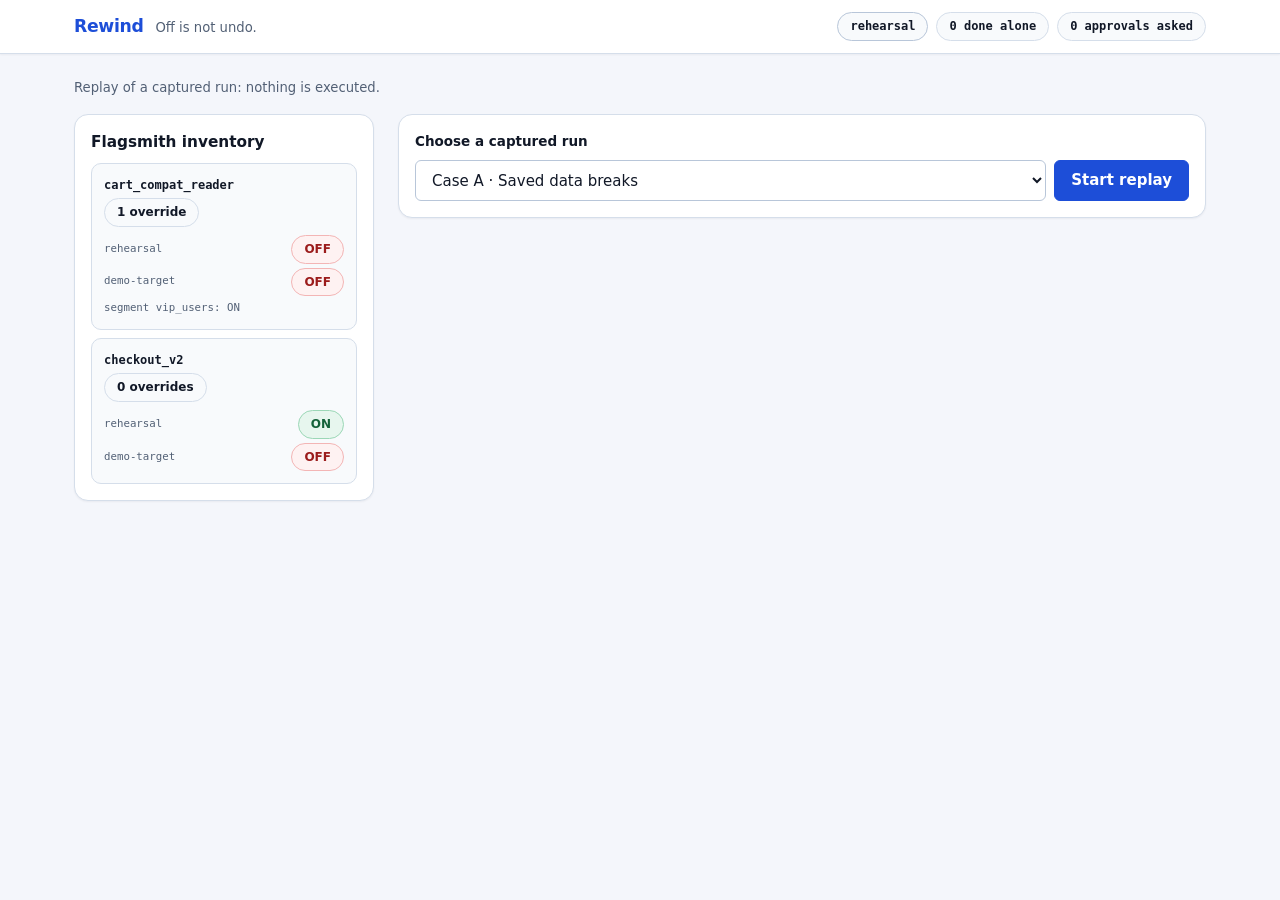
<file: docs/replay/index.html>
<!doctype html>
<html lang="en">
<head>
  <meta charset="utf-8">
  <meta name="viewport" content="width=device-width, initial-scale=1">
  <meta name="color-scheme" content="light dark">
  <link rel="icon" href="data:,">
  <link rel="stylesheet" href="styles.css">
  <script src="replay-data.js" defer></script>
  <script src="app.js" defer></script>
  <title>Rewind · Off is not undo</title>
</head>
<body data-mode="replay" data-case="a">
  <header class="topbar">
    <div class="topbar-inner">
      <div class="brand-group">
        <h1 class="brand-name">Rewind</h1>
        <p class="brand-tagline">Off is not undo.</p>
      </div>
      <div class="topbar-meta" aria-label="Run status">
        <span id="env-badge" class="pill pill-env-rehearsal mono">rehearsal</span>
        <span id="counter-alone" class="pill mono">0 done alone</span>
        <span id="counter-approvals" class="pill mono">0 approvals asked</span>
      </div>
    </div>
  </header>

  <main class="shell">
    <p id="mode" class="mode-bar"></p>

    <div class="layout">
      <aside id="inventory" class="sidebar card" aria-labelledby="inventory-title" hidden>
        <h2 id="inventory-title">Flagsmith inventory</h2>
        <div id="flags" class="inventory-list" aria-live="polite">Reading configured environments…</div>
      </aside>

      <section class="workspace" aria-label="Rewind conversation">
        <form id="request-form" class="card" hidden>
          <label for="request">What would you like to roll back?</label>
          <div class="form-row">
            <input id="request" required maxlength="2000" aria-label="Rollback request">
            <button id="run" type="submit" class="btn-primary" disabled>Start rehearsal</button>
          </div>
        </form>

        <form id="replay-form" class="card" hidden>
          <label for="case">Choose a captured run</label>
          <div class="form-row">
            <select id="case">
              <option value="a">Case A · Saved data breaks</option>
              <option value="b">Case B · Targeting override</option>
              <option value="refusal">Refusal · No verified fix</option>
            </select>
            <button id="play" type="submit" class="btn-primary">Start replay</button>
          </div>
        </form>

        <div id="controls" class="card controls" hidden>
          <p id="progress" role="status"></p>
          <button id="stop" type="button">Stop</button>
        </div>

        <p id="notice" class="muted" role="status"></p>
        <div id="chat" class="thread" aria-label="Run events"></div>
        <noscript>JavaScript is required to display run events and record decisions.</noscript>
      </section>
    </div>
  </main>
</body>
</html>
</file>
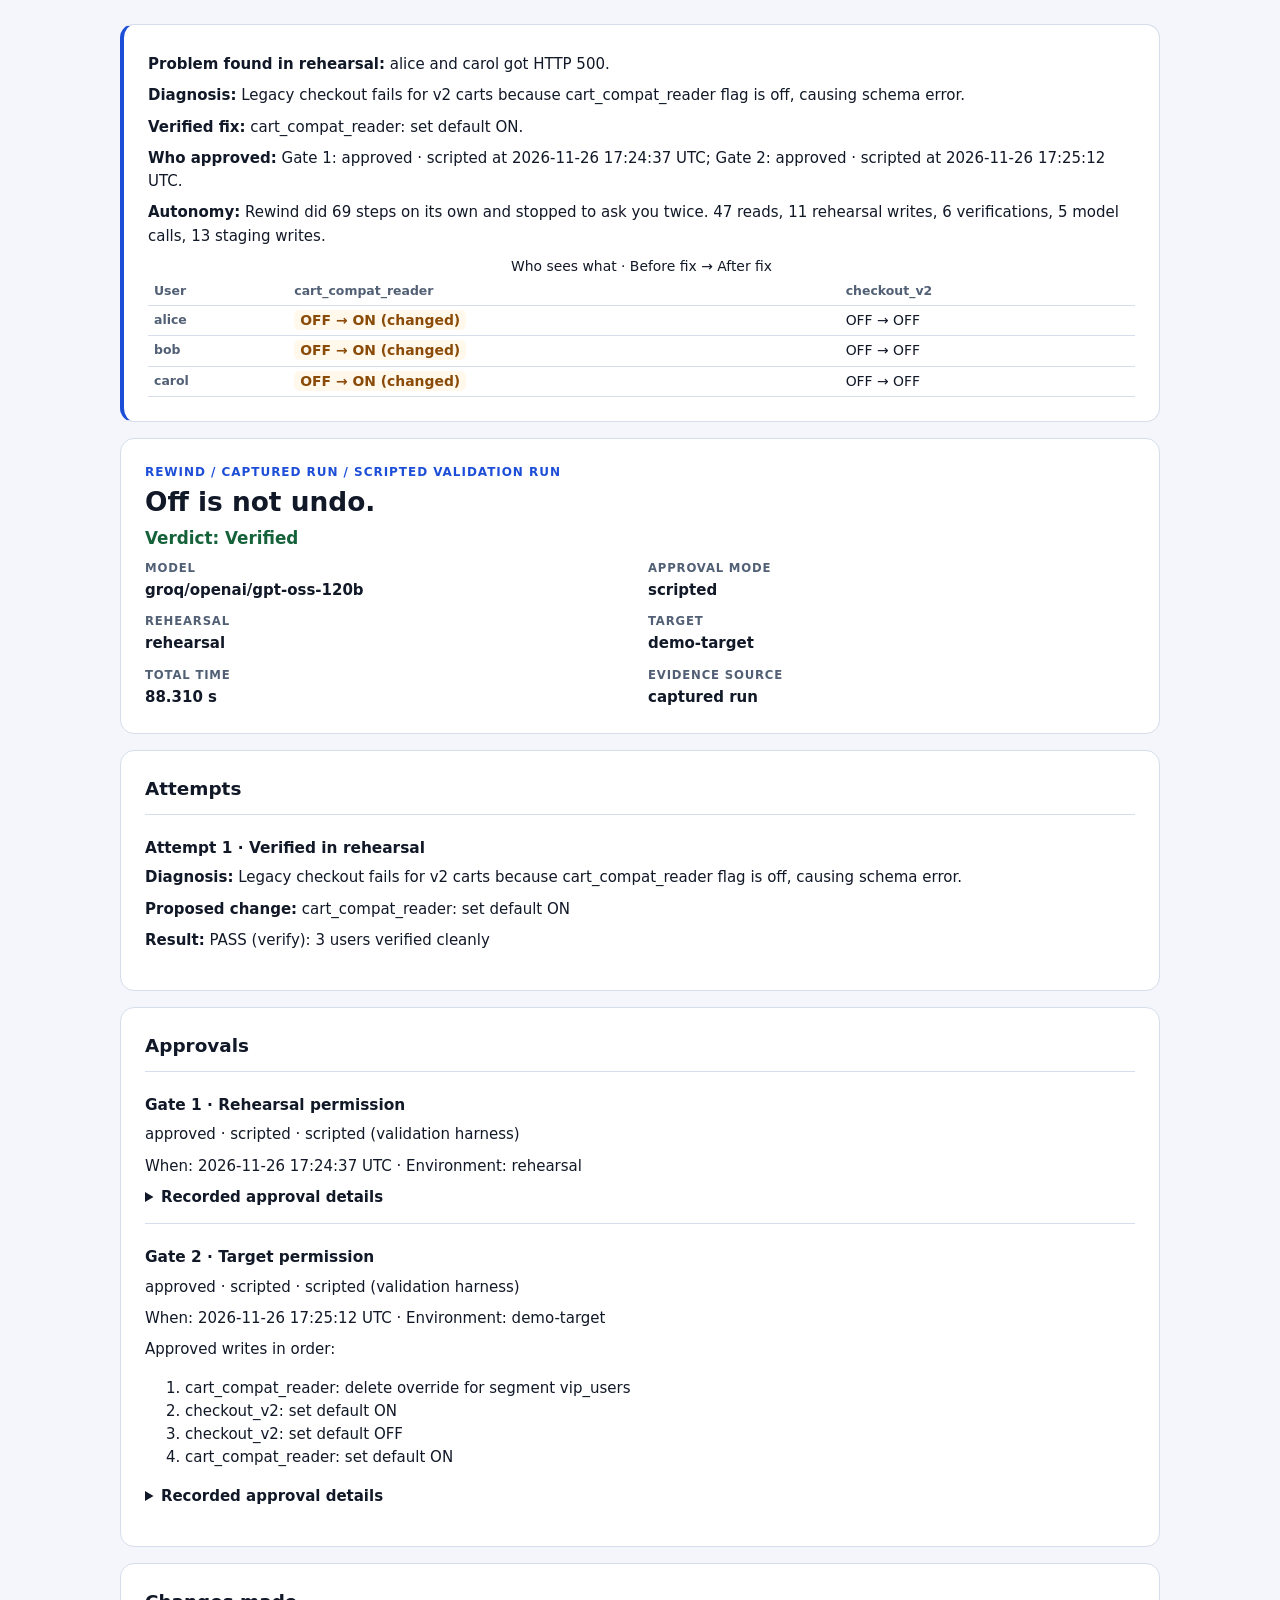
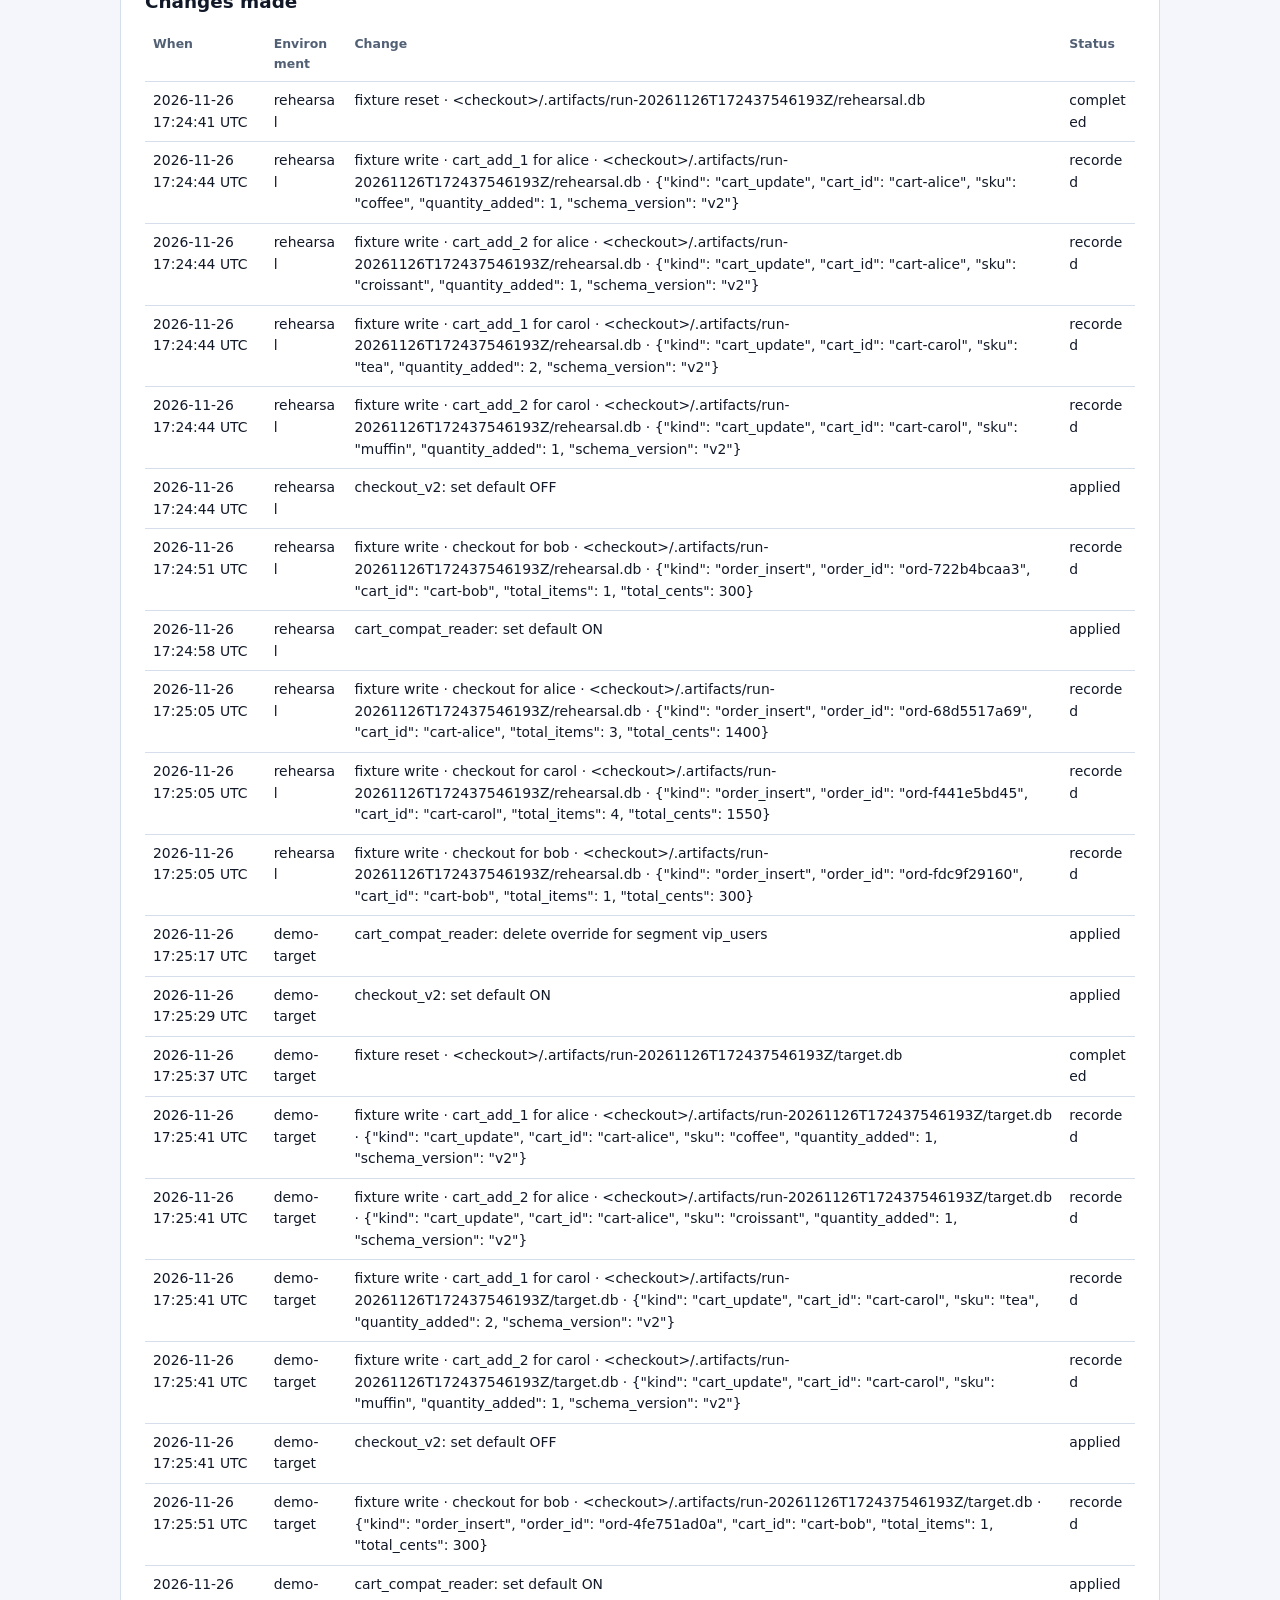
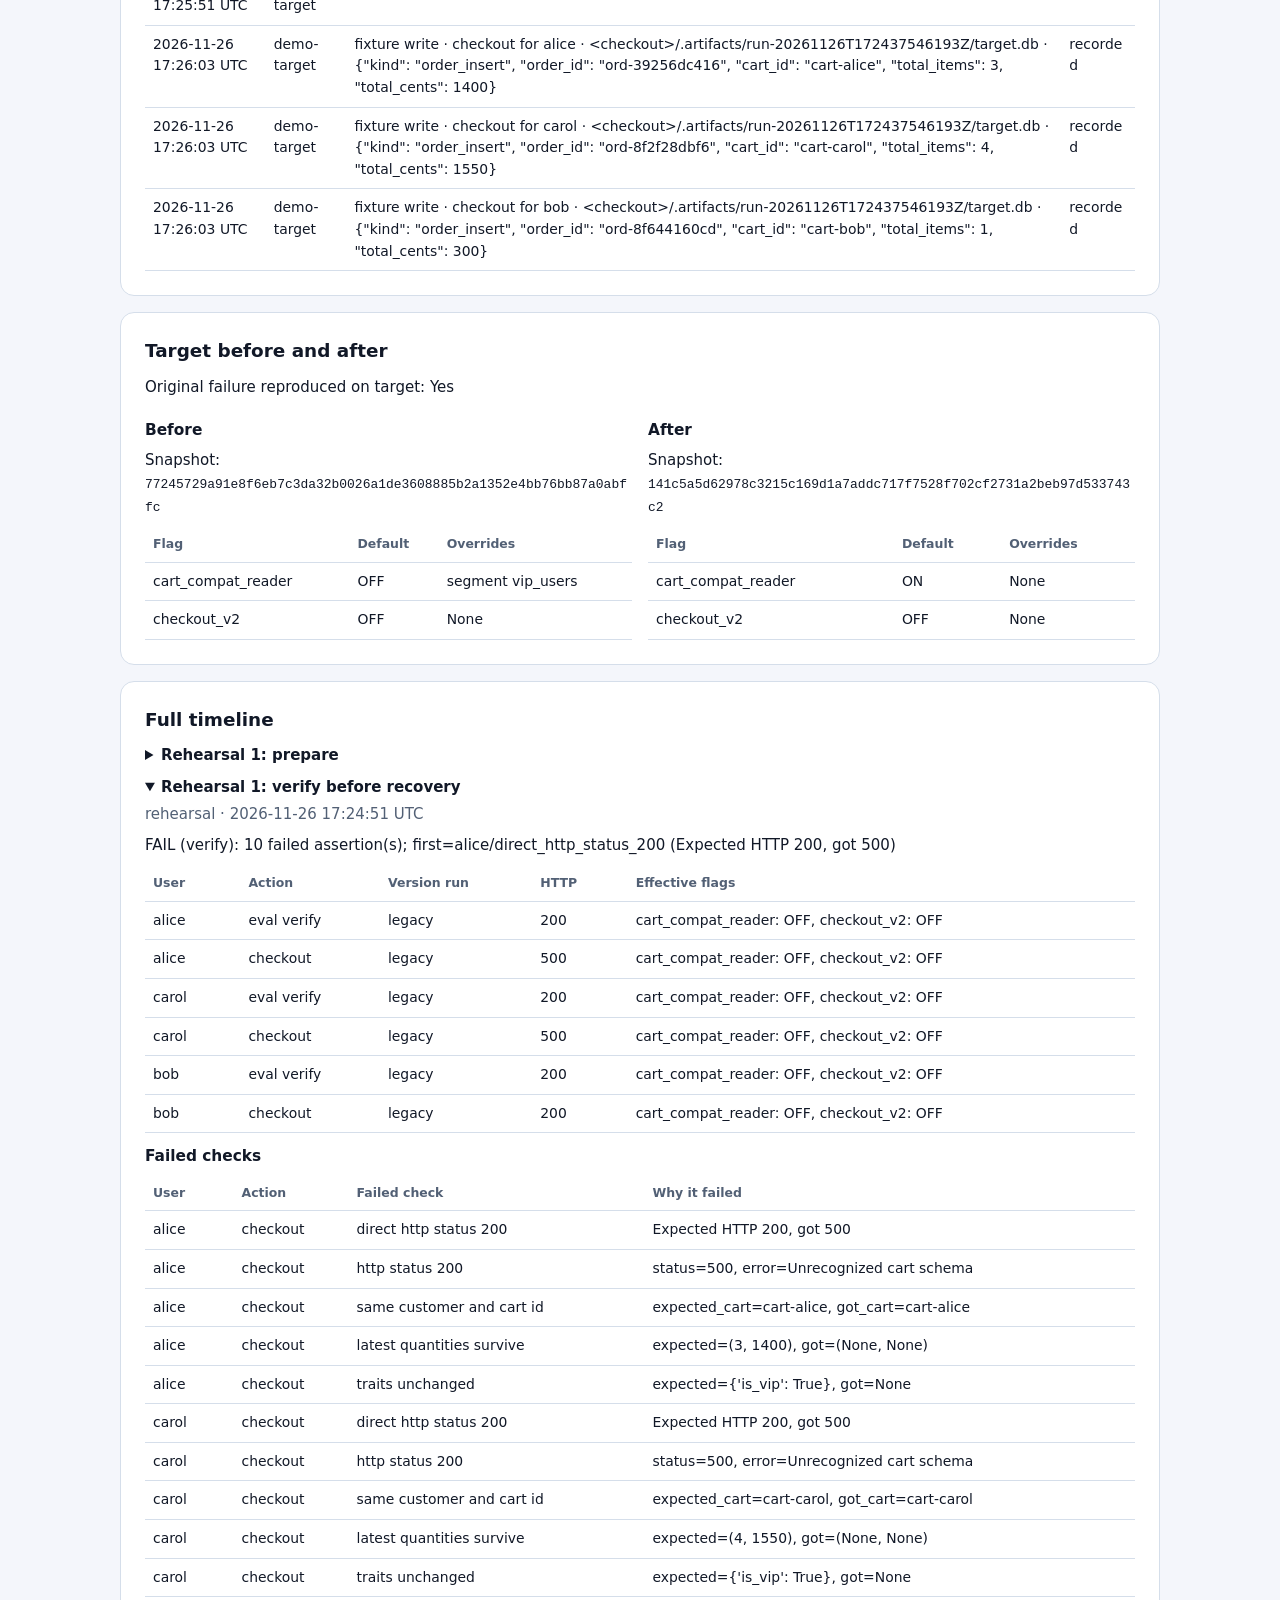
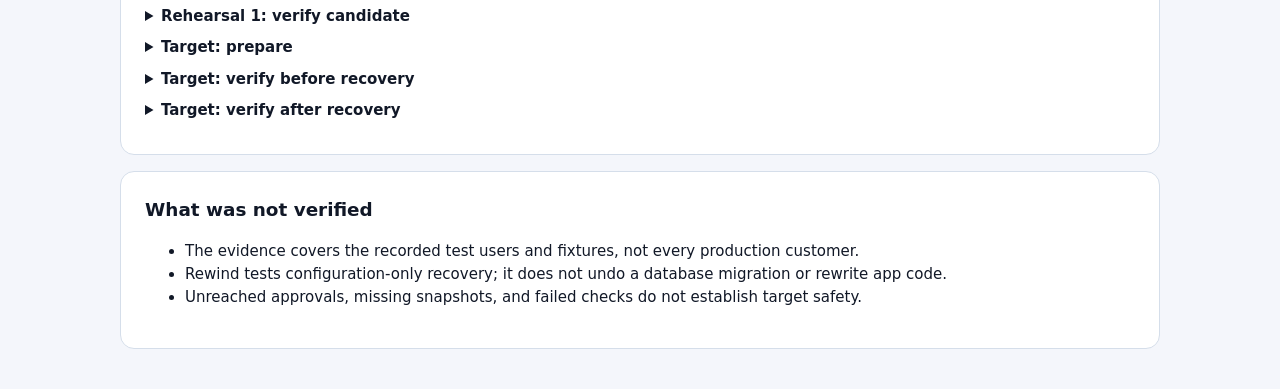
<file: docs/sample-report-case-a.html>
<!doctype html>
<html lang="en"><head><meta charset="utf-8"><meta name="viewport" content="width=device-width, initial-scale=1">
<meta name="color-scheme" content="light dark"><meta http-equiv="Content-Security-Policy" content="default-src 'none'; style-src 'unsafe-inline'">
<title>Rewind · Verified · captured run</title><style>
:root { color-scheme:light dark; --bg:#f4f6fb; --panel:#ffffff; --text:#111827; --muted:#526075;
  --line:#d5deea; --accent:#1d4ed8; --pass:#15623a; --alert:#9b1c1c; --warn:#8a4b08; --warn-bg:#fff8eb; }
@media (prefers-color-scheme:dark) { :root { --bg:#0c121e; --panel:#131c2e; --text:#eef3fc;
  --muted:#a4b4cc; --line:#2a3954; --accent:#60a5fa; --pass:#6ee7b7; --alert:#fca5a5; --warn:#fcd34d; --warn-bg:#2e1f08; } }
* { box-sizing:border-box; }
body { margin:0; background:var(--bg); color:var(--text); font:15px/1.55 system-ui,-apple-system,"Segoe UI",Roboto,sans-serif; }
main { max-width:68rem; margin:auto; padding:clamp(12px,3vw,24px); }
header, section, footer { background:var(--panel); border:1px solid var(--line); border-radius:14px;
  padding:clamp(14px,3vw,24px); margin-bottom:16px; overflow-wrap:anywhere; }
.eyebrow { font-size:.75rem; font-weight:750; letter-spacing:.08em; text-transform:uppercase; color:var(--accent); margin:0; }
h1 { font-size:clamp(1.35rem,3vw,1.65rem); line-height:1.2; margin:.25rem 0 .45rem; font-weight:800; }
h2 { font-size:1.15rem; margin:0 0 10px; font-weight:750; }
h3 { margin:12px 0 6px; font-size:.96rem; }
p { margin:4px 0 8px; }
.verdict { font-size:1.05rem; font-weight:750; color:var(--alert); }
.verdict.verified { color:var(--pass); }
.summary-card { border-left:4px solid var(--accent); }
.summary-card p { margin:4px 0 8px; }
.facts, .pair { display:grid; grid-template-columns:repeat(2,minmax(0,1fr)); gap:10px 16px; }
dl { margin:8px 0 0; }
dt, th, .muted { color:var(--muted); }
dt { font-size:.73rem; letter-spacing:.07em; text-transform:uppercase; font-weight:700; }
dd { margin:2px 0 0; font-weight:600; }
.scroll { max-width:100%; overflow-x:auto; }
table { width:100%; border-collapse:collapse; text-align:left; font-size:.87rem; }
th,td { border-bottom:1px solid var(--line); padding:8px; vertical-align:top; }
th { font-size:.78rem; }
td { min-width:3.8rem; }
.visibility th, .visibility td { padding:4px 6px; }
.visibility td strong { color:var(--warn); background:var(--warn-bg); padding:2px 6px; border-radius:6px; }
code,pre { font:.81rem/1.5 ui-monospace,SFMono-Regular,Menlo,Consolas,monospace; }
pre { white-space:pre-wrap; overflow-wrap:anywhere; background:var(--bg); padding:10px; border-radius:6px; border:1px solid var(--line); }
.attempt,.gate { border-top:1px solid var(--line); padding:10px 0 6px; }
details { margin:8px 0; }
summary { cursor:pointer; font-weight:650; }
@media (max-width:40rem) {
  main { padding:8px; }
  header, section, footer { padding:12px; margin-bottom:12px; }
  .summary-card p { font-size:.875rem; line-height:1.4; margin:2px 0 6px; }
  .eyebrow { font-size:.68rem; }
  .verdict { font-size:1rem; }
  .facts { gap:6px 10px; font-size:.83rem; line-height:1.35; }
  dt { font-size:.66rem; }
  .scroll table { min-width:33rem; }
  .scroll .visibility { min-width:0; }
  .pair { grid-template-columns:minmax(0,1fr); }
}
</style></head><body><main>
<section class="summary-card" aria-label="Run summary"><p><strong>Problem found in rehearsal:</strong> alice and carol got HTTP 500.</p><p><strong>Diagnosis:</strong> Legacy checkout fails for v2 carts because cart_compat_reader flag is off, causing schema error.</p><p><strong>Verified fix:</strong> cart_compat_reader: set default ON.</p><p><strong>Who approved:</strong> Gate 1: approved · scripted at 2026-11-26 17:24:37 UTC; Gate 2: approved · scripted at 2026-11-26 17:25:12 UTC.</p><p><strong>Autonomy:</strong> Rewind did 69 steps on its own and stopped to ask you twice. 47 reads, 11 rehearsal writes, 6 verifications, 5 model calls, 13 staging writes.</p><div class="scroll" role="region" aria-label="Who sees what" tabindex="0"><table class="visibility"><caption>Who sees what · Before fix → After fix</caption><thead><tr><th scope="col">User</th><th scope="col">cart_compat_reader</th><th scope="col">checkout_v2</th></tr></thead><tbody><tr><th scope="row">alice</th><td><strong>OFF → ON (changed)</strong></td><td>OFF → OFF</td></tr><tr><th scope="row">bob</th><td><strong>OFF → ON (changed)</strong></td><td>OFF → OFF</td></tr><tr><th scope="row">carol</th><td><strong>OFF → ON (changed)</strong></td><td>OFF → OFF</td></tr></tbody></table></div></section>
<header><p class="eyebrow">REWIND / captured run / scripted validation run</p><h1>Off is not undo.</h1>
<p class="verdict verified">Verdict: Verified</p><dl class="facts"><div><dt>Model</dt><dd>groq/openai/gpt-oss-120b</dd></div><div><dt>Approval mode</dt><dd>scripted</dd></div><div><dt>Rehearsal</dt><dd>rehearsal</dd></div><div><dt>Target</dt><dd>demo-target</dd></div><div><dt>Total time</dt><dd>88.310 s</dd></div><div><dt>Evidence source</dt><dd>captured run</dd></div></dl></header>

<section><h2>Attempts</h2><article class="attempt"><h3>Attempt 1 · Verified in rehearsal</h3><p><strong>Diagnosis:</strong> Legacy checkout fails for v2 carts because cart_compat_reader flag is off, causing schema error.</p><p><strong>Proposed change:</strong> cart_compat_reader: set default ON</p><p><strong>Result:</strong> PASS (verify): 3 users verified cleanly</p></article></section>
<section><h2>Approvals</h2><article class="gate"><h3>Gate 1 · Rehearsal permission</h3><p>approved · scripted · scripted (validation harness)</p><p>When: 2026-11-26 17:24:37 UTC · Environment: rehearsal</p><details><summary>Recorded approval details</summary><pre>Write only to rehearsal using &lt;checkout&gt;/.artifacts/run-20261126T172437546193Z/rehearsal.db. Reset and replay the synthetic journey.
Rollback: (&#x27;checkout_v2&#x27;, &#x27;environment_default&#x27;, &#x27;set_off&#x27;); up to 3 proposed writes and baseline restores between attempts.
Budget: 3 rollbacks + 3 proposals + 4 restoration writes + 1 margin.
Allowed flags: checkout_v2, cart_compat_reader; scopes: environment_default, segment:vip_users; operations: set_on, set_off, delete_override.</pre></details></article><article class="gate"><h3>Gate 2 · Target permission</h3><p>approved · scripted · scripted (validation harness)</p><p>When: 2026-11-26 17:25:12 UTC · Environment: demo-target</p><p>Approved writes in order:</p><ol><li>cart_compat_reader: delete override for segment vip_users</li><li>checkout_v2: set default ON</li><li>checkout_v2: set default OFF</li><li>cart_compat_reader: set default ON</li></ol><details><summary>Recorded approval details</summary><pre>Snapshot hash: 77245729a91e8f6eb7c3da32b0026a1de3608885b2a1352e4bb76bb87a0abffc
Exact target operations, in order:
  1. baseline setup: cart_compat_reader / segment:vip_users: delete override (inherit) [delete_override]
  2. baseline setup: checkout_v2 / environment_default: set default ON [set_on]
  3. rollback: checkout_v2 / environment_default: set default OFF [set_off]
  4. recovery: cart_compat_reader / environment_default: set default ON [set_on]
Target environment: demo-target
Starting flag state: {&#x27;environment&#x27;: &#x27;demo-target&#x27;, &#x27;segments&#x27;: {&#x27;vip_users&#x27;: {&#x27;id&#x27;: 1201561, &#x27;rules&#x27;: {&#x27;$schema&#x27;: &#x27;https://raw.githubusercontent.com/Flagsmith/flagsmith/main/sdk/evaluation-context.json#/$defs/SegmentRule&#x27;, &#x27;type&#x27;: &#x27;ALL&#x27;, &#x27;conditions&#x27;: [{&#x27;property&#x27;: &#x27;is_vip&#x27;, &#x27;operator&#x27;: &#x27;EQUAL&#x27;, &#x27;value&#x27;: &#x27;true&#x27;}]}}}, &#x27;flags&#x27;: {&#x27;cart_compat_reader&#x27;: {&#x27;enabled&#x27;: False, &#x27;value&#x27;: None, &#x27;segment_overrides&#x27;: 1, &#x27;identity_overrides&#x27;: 0, &#x27;overrides&#x27;: {&#x27;vip_users&#x27;: {&#x27;enabled&#x27;: True, &#x27;priority&#x27;: 0, &#x27;value&#x27;: None}}, &#x27;identity_overrides_detail&#x27;: {}}, &#x27;checkout_v2&#x27;: {&#x27;enabled&#x27;: False, &#x27;value&#x27;: None, &#x27;segment_overrides&#x27;: 0, &#x27;identity_overrides&#x27;: 0, &#x27;overrides&#x27;: {}, &#x27;identity_overrides_detail&#x27;: {}}}}
Target fixture DB: &lt;checkout&gt;/.artifacts/run-20261126T172437546193Z/target.db
Fixture database writes:
  - Reset target fixture: create Alice, Carol and Bob with their original v1 carts; clear all fixture orders.
  - Prepare: save two v2 cart updates each for Alice and Carol; Bob keeps his original cart.
  - Verify before and after recovery: insert one test order per successful checkout (no order for a failed checkout).
recovery runs only if the failure reproduces</pre></details></article></section>
<section><h2>Changes made</h2><div class="scroll" role="region" aria-label="Recorded changes" tabindex="0"><table><thead><tr><th scope="col">When</th><th scope="col">Environment</th><th scope="col">Change</th><th scope="col">Status</th></tr></thead><tbody><tr><td>2026-11-26 17:24:41 UTC</td><td>rehearsal</td><td>fixture reset · &lt;checkout&gt;/.artifacts/run-20261126T172437546193Z/rehearsal.db</td><td>completed</td></tr><tr><td>2026-11-26 17:24:44 UTC</td><td>rehearsal</td><td>fixture write · cart_add_1 for alice · &lt;checkout&gt;/.artifacts/run-20261126T172437546193Z/rehearsal.db · {&quot;kind&quot;: &quot;cart_update&quot;, &quot;cart_id&quot;: &quot;cart-alice&quot;, &quot;sku&quot;: &quot;coffee&quot;, &quot;quantity_added&quot;: 1, &quot;schema_version&quot;: &quot;v2&quot;}</td><td>recorded</td></tr><tr><td>2026-11-26 17:24:44 UTC</td><td>rehearsal</td><td>fixture write · cart_add_2 for alice · &lt;checkout&gt;/.artifacts/run-20261126T172437546193Z/rehearsal.db · {&quot;kind&quot;: &quot;cart_update&quot;, &quot;cart_id&quot;: &quot;cart-alice&quot;, &quot;sku&quot;: &quot;croissant&quot;, &quot;quantity_added&quot;: 1, &quot;schema_version&quot;: &quot;v2&quot;}</td><td>recorded</td></tr><tr><td>2026-11-26 17:24:44 UTC</td><td>rehearsal</td><td>fixture write · cart_add_1 for carol · &lt;checkout&gt;/.artifacts/run-20261126T172437546193Z/rehearsal.db · {&quot;kind&quot;: &quot;cart_update&quot;, &quot;cart_id&quot;: &quot;cart-carol&quot;, &quot;sku&quot;: &quot;tea&quot;, &quot;quantity_added&quot;: 2, &quot;schema_version&quot;: &quot;v2&quot;}</td><td>recorded</td></tr><tr><td>2026-11-26 17:24:44 UTC</td><td>rehearsal</td><td>fixture write · cart_add_2 for carol · &lt;checkout&gt;/.artifacts/run-20261126T172437546193Z/rehearsal.db · {&quot;kind&quot;: &quot;cart_update&quot;, &quot;cart_id&quot;: &quot;cart-carol&quot;, &quot;sku&quot;: &quot;muffin&quot;, &quot;quantity_added&quot;: 1, &quot;schema_version&quot;: &quot;v2&quot;}</td><td>recorded</td></tr><tr><td>2026-11-26 17:24:44 UTC</td><td>rehearsal</td><td>checkout_v2: set default OFF</td><td>applied</td></tr><tr><td>2026-11-26 17:24:51 UTC</td><td>rehearsal</td><td>fixture write · checkout for bob · &lt;checkout&gt;/.artifacts/run-20261126T172437546193Z/rehearsal.db · {&quot;kind&quot;: &quot;order_insert&quot;, &quot;order_id&quot;: &quot;ord-722b4bcaa3&quot;, &quot;cart_id&quot;: &quot;cart-bob&quot;, &quot;total_items&quot;: 1, &quot;total_cents&quot;: 300}</td><td>recorded</td></tr><tr><td>2026-11-26 17:24:58 UTC</td><td>rehearsal</td><td>cart_compat_reader: set default ON</td><td>applied</td></tr><tr><td>2026-11-26 17:25:05 UTC</td><td>rehearsal</td><td>fixture write · checkout for alice · &lt;checkout&gt;/.artifacts/run-20261126T172437546193Z/rehearsal.db · {&quot;kind&quot;: &quot;order_insert&quot;, &quot;order_id&quot;: &quot;ord-68d5517a69&quot;, &quot;cart_id&quot;: &quot;cart-alice&quot;, &quot;total_items&quot;: 3, &quot;total_cents&quot;: 1400}</td><td>recorded</td></tr><tr><td>2026-11-26 17:25:05 UTC</td><td>rehearsal</td><td>fixture write · checkout for carol · &lt;checkout&gt;/.artifacts/run-20261126T172437546193Z/rehearsal.db · {&quot;kind&quot;: &quot;order_insert&quot;, &quot;order_id&quot;: &quot;ord-f441e5bd45&quot;, &quot;cart_id&quot;: &quot;cart-carol&quot;, &quot;total_items&quot;: 4, &quot;total_cents&quot;: 1550}</td><td>recorded</td></tr><tr><td>2026-11-26 17:25:05 UTC</td><td>rehearsal</td><td>fixture write · checkout for bob · &lt;checkout&gt;/.artifacts/run-20261126T172437546193Z/rehearsal.db · {&quot;kind&quot;: &quot;order_insert&quot;, &quot;order_id&quot;: &quot;ord-fdc9f29160&quot;, &quot;cart_id&quot;: &quot;cart-bob&quot;, &quot;total_items&quot;: 1, &quot;total_cents&quot;: 300}</td><td>recorded</td></tr><tr><td>2026-11-26 17:25:17 UTC</td><td>demo-target</td><td>cart_compat_reader: delete override for segment vip_users</td><td>applied</td></tr><tr><td>2026-11-26 17:25:29 UTC</td><td>demo-target</td><td>checkout_v2: set default ON</td><td>applied</td></tr><tr><td>2026-11-26 17:25:37 UTC</td><td>demo-target</td><td>fixture reset · &lt;checkout&gt;/.artifacts/run-20261126T172437546193Z/target.db</td><td>completed</td></tr><tr><td>2026-11-26 17:25:41 UTC</td><td>demo-target</td><td>fixture write · cart_add_1 for alice · &lt;checkout&gt;/.artifacts/run-20261126T172437546193Z/target.db · {&quot;kind&quot;: &quot;cart_update&quot;, &quot;cart_id&quot;: &quot;cart-alice&quot;, &quot;sku&quot;: &quot;coffee&quot;, &quot;quantity_added&quot;: 1, &quot;schema_version&quot;: &quot;v2&quot;}</td><td>recorded</td></tr><tr><td>2026-11-26 17:25:41 UTC</td><td>demo-target</td><td>fixture write · cart_add_2 for alice · &lt;checkout&gt;/.artifacts/run-20261126T172437546193Z/target.db · {&quot;kind&quot;: &quot;cart_update&quot;, &quot;cart_id&quot;: &quot;cart-alice&quot;, &quot;sku&quot;: &quot;croissant&quot;, &quot;quantity_added&quot;: 1, &quot;schema_version&quot;: &quot;v2&quot;}</td><td>recorded</td></tr><tr><td>2026-11-26 17:25:41 UTC</td><td>demo-target</td><td>fixture write · cart_add_1 for carol · &lt;checkout&gt;/.artifacts/run-20261126T172437546193Z/target.db · {&quot;kind&quot;: &quot;cart_update&quot;, &quot;cart_id&quot;: &quot;cart-carol&quot;, &quot;sku&quot;: &quot;tea&quot;, &quot;quantity_added&quot;: 2, &quot;schema_version&quot;: &quot;v2&quot;}</td><td>recorded</td></tr><tr><td>2026-11-26 17:25:41 UTC</td><td>demo-target</td><td>fixture write · cart_add_2 for carol · &lt;checkout&gt;/.artifacts/run-20261126T172437546193Z/target.db · {&quot;kind&quot;: &quot;cart_update&quot;, &quot;cart_id&quot;: &quot;cart-carol&quot;, &quot;sku&quot;: &quot;muffin&quot;, &quot;quantity_added&quot;: 1, &quot;schema_version&quot;: &quot;v2&quot;}</td><td>recorded</td></tr><tr><td>2026-11-26 17:25:41 UTC</td><td>demo-target</td><td>checkout_v2: set default OFF</td><td>applied</td></tr><tr><td>2026-11-26 17:25:51 UTC</td><td>demo-target</td><td>fixture write · checkout for bob · &lt;checkout&gt;/.artifacts/run-20261126T172437546193Z/target.db · {&quot;kind&quot;: &quot;order_insert&quot;, &quot;order_id&quot;: &quot;ord-4fe751ad0a&quot;, &quot;cart_id&quot;: &quot;cart-bob&quot;, &quot;total_items&quot;: 1, &quot;total_cents&quot;: 300}</td><td>recorded</td></tr><tr><td>2026-11-26 17:25:51 UTC</td><td>demo-target</td><td>cart_compat_reader: set default ON</td><td>applied</td></tr><tr><td>2026-11-26 17:26:03 UTC</td><td>demo-target</td><td>fixture write · checkout for alice · &lt;checkout&gt;/.artifacts/run-20261126T172437546193Z/target.db · {&quot;kind&quot;: &quot;order_insert&quot;, &quot;order_id&quot;: &quot;ord-39256dc416&quot;, &quot;cart_id&quot;: &quot;cart-alice&quot;, &quot;total_items&quot;: 3, &quot;total_cents&quot;: 1400}</td><td>recorded</td></tr><tr><td>2026-11-26 17:26:03 UTC</td><td>demo-target</td><td>fixture write · checkout for carol · &lt;checkout&gt;/.artifacts/run-20261126T172437546193Z/target.db · {&quot;kind&quot;: &quot;order_insert&quot;, &quot;order_id&quot;: &quot;ord-8f2f28dbf6&quot;, &quot;cart_id&quot;: &quot;cart-carol&quot;, &quot;total_items&quot;: 4, &quot;total_cents&quot;: 1550}</td><td>recorded</td></tr><tr><td>2026-11-26 17:26:03 UTC</td><td>demo-target</td><td>fixture write · checkout for bob · &lt;checkout&gt;/.artifacts/run-20261126T172437546193Z/target.db · {&quot;kind&quot;: &quot;order_insert&quot;, &quot;order_id&quot;: &quot;ord-8f644160cd&quot;, &quot;cart_id&quot;: &quot;cart-bob&quot;, &quot;total_items&quot;: 1, &quot;total_cents&quot;: 300}</td><td>recorded</td></tr></tbody></table></div></section>
<section><h2>Target before and after</h2><p>Original failure reproduced on target: Yes</p>
<div class="pair"><div><h3>Before</h3><p>Snapshot: <code>77245729a91e8f6eb7c3da32b0026a1de3608885b2a1352e4bb76bb87a0abffc</code></p><div class="scroll" role="region" aria-label="Target before the replay" tabindex="0"><table><thead><tr><th scope="col">Flag</th><th scope="col">Default</th><th scope="col">Overrides</th></tr></thead><tbody><tr><td>cart_compat_reader</td><td>OFF</td><td>segment vip_users</td></tr><tr><td>checkout_v2</td><td>OFF</td><td>None</td></tr></tbody></table></div></div>
<div><h3>After</h3><p>Snapshot: <code>141c5a5d62978c3215c169d1a7addc717f7528f702cf2731a2beb97d533743c2</code></p><div class="scroll" role="region" aria-label="Target after the replay" tabindex="0"><table><thead><tr><th scope="col">Flag</th><th scope="col">Default</th><th scope="col">Overrides</th></tr></thead><tbody><tr><td>cart_compat_reader</td><td>ON</td><td>None</td></tr><tr><td>checkout_v2</td><td>OFF</td><td>None</td></tr></tbody></table></div></div></div></section>
<section><h2>Full timeline</h2><details class="timeline-event"><summary>Rehearsal 1: prepare</summary><p class="muted">rehearsal · 2026-11-26 17:24:44 UTC</p><p>PASS (prepare): 3 users verified cleanly</p><div class="scroll" role="region" aria-label="Rehearsal 1: prepare user observations" tabindex="0"><table><thead><tr><th scope="col">User</th><th scope="col">Action</th><th scope="col">Version run</th><th scope="col">HTTP</th><th scope="col">Effective flags</th></tr></thead><tbody><tr><td>alice</td><td>eval prepare</td><td>v2</td><td>200</td><td>cart_compat_reader: OFF, checkout_v2: ON</td></tr><tr><td>alice</td><td>cart add 1</td><td>v2</td><td>200</td><td>cart_compat_reader: OFF, checkout_v2: ON</td></tr><tr><td>alice</td><td>cart add 2</td><td>v2</td><td>200</td><td>cart_compat_reader: OFF, checkout_v2: ON</td></tr><tr><td>carol</td><td>eval prepare</td><td>v2</td><td>200</td><td>cart_compat_reader: OFF, checkout_v2: ON</td></tr><tr><td>carol</td><td>cart add 1</td><td>v2</td><td>200</td><td>cart_compat_reader: OFF, checkout_v2: ON</td></tr><tr><td>carol</td><td>cart add 2</td><td>v2</td><td>200</td><td>cart_compat_reader: OFF, checkout_v2: ON</td></tr><tr><td>bob</td><td>eval prepare</td><td>v2</td><td>200</td><td>cart_compat_reader: OFF, checkout_v2: ON</td></tr><tr><td>bob</td><td>control baseline cart</td><td>none</td><td>200</td><td>—</td></tr></tbody></table></div></details><details class="timeline-event" open><summary>Rehearsal 1: verify before recovery</summary><p class="muted">rehearsal · 2026-11-26 17:24:51 UTC</p><p>FAIL (verify): 10 failed assertion(s); first=alice/direct_http_status_200 (Expected HTTP 200, got 500)</p><div class="scroll" role="region" aria-label="Rehearsal 1: verify before recovery user observations" tabindex="0"><table><thead><tr><th scope="col">User</th><th scope="col">Action</th><th scope="col">Version run</th><th scope="col">HTTP</th><th scope="col">Effective flags</th></tr></thead><tbody><tr><td>alice</td><td>eval verify</td><td>legacy</td><td>200</td><td>cart_compat_reader: OFF, checkout_v2: OFF</td></tr><tr><td>alice</td><td>checkout</td><td>legacy</td><td>500</td><td>cart_compat_reader: OFF, checkout_v2: OFF</td></tr><tr><td>carol</td><td>eval verify</td><td>legacy</td><td>200</td><td>cart_compat_reader: OFF, checkout_v2: OFF</td></tr><tr><td>carol</td><td>checkout</td><td>legacy</td><td>500</td><td>cart_compat_reader: OFF, checkout_v2: OFF</td></tr><tr><td>bob</td><td>eval verify</td><td>legacy</td><td>200</td><td>cart_compat_reader: OFF, checkout_v2: OFF</td></tr><tr><td>bob</td><td>checkout</td><td>legacy</td><td>200</td><td>cart_compat_reader: OFF, checkout_v2: OFF</td></tr></tbody></table></div><h3>Failed checks</h3><div class="scroll" role="region" aria-label="Rehearsal 1: verify before recovery failed checks" tabindex="0"><table><thead><tr><th scope="col">User</th><th scope="col">Action</th><th scope="col">Failed check</th><th scope="col">Why it failed</th></tr></thead><tbody><tr><td>alice</td><td>checkout</td><td>direct http status 200</td><td>Expected HTTP 200, got 500</td></tr><tr><td>alice</td><td>checkout</td><td>http status 200</td><td>status=500, error=Unrecognized cart schema</td></tr><tr><td>alice</td><td>checkout</td><td>same customer and cart id</td><td>expected_cart=cart-alice, got_cart=cart-alice</td></tr><tr><td>alice</td><td>checkout</td><td>latest quantities survive</td><td>expected=(3, 1400), got=(None, None)</td></tr><tr><td>alice</td><td>checkout</td><td>traits unchanged</td><td>expected={&#x27;is_vip&#x27;: True}, got=None</td></tr><tr><td>carol</td><td>checkout</td><td>direct http status 200</td><td>Expected HTTP 200, got 500</td></tr><tr><td>carol</td><td>checkout</td><td>http status 200</td><td>status=500, error=Unrecognized cart schema</td></tr><tr><td>carol</td><td>checkout</td><td>same customer and cart id</td><td>expected_cart=cart-carol, got_cart=cart-carol</td></tr><tr><td>carol</td><td>checkout</td><td>latest quantities survive</td><td>expected=(4, 1550), got=(None, None)</td></tr><tr><td>carol</td><td>checkout</td><td>traits unchanged</td><td>expected={&#x27;is_vip&#x27;: True}, got=None</td></tr></tbody></table></div></details><details class="timeline-event"><summary>Rehearsal 1: verify candidate</summary><p class="muted">rehearsal · 2026-11-26 17:25:05 UTC</p><p>PASS (verify): 3 users verified cleanly</p><div class="scroll" role="region" aria-label="Rehearsal 1: verify candidate user observations" tabindex="0"><table><thead><tr><th scope="col">User</th><th scope="col">Action</th><th scope="col">Version run</th><th scope="col">HTTP</th><th scope="col">Effective flags</th></tr></thead><tbody><tr><td>alice</td><td>eval verify</td><td>legacy</td><td>200</td><td>cart_compat_reader: ON, checkout_v2: OFF</td></tr><tr><td>alice</td><td>checkout</td><td>legacy</td><td>200</td><td>cart_compat_reader: ON, checkout_v2: OFF</td></tr><tr><td>carol</td><td>eval verify</td><td>legacy</td><td>200</td><td>cart_compat_reader: ON, checkout_v2: OFF</td></tr><tr><td>carol</td><td>checkout</td><td>legacy</td><td>200</td><td>cart_compat_reader: ON, checkout_v2: OFF</td></tr><tr><td>bob</td><td>eval verify</td><td>legacy</td><td>200</td><td>cart_compat_reader: ON, checkout_v2: OFF</td></tr><tr><td>bob</td><td>checkout</td><td>legacy</td><td>200</td><td>cart_compat_reader: ON, checkout_v2: OFF</td></tr></tbody></table></div></details><details class="timeline-event"><summary>Target: prepare</summary><p class="muted">demo-target · 2026-11-26 17:25:41 UTC</p><p>PASS (prepare): 3 users verified cleanly</p><div class="scroll" role="region" aria-label="Target: prepare user observations" tabindex="0"><table><thead><tr><th scope="col">User</th><th scope="col">Action</th><th scope="col">Version run</th><th scope="col">HTTP</th><th scope="col">Effective flags</th></tr></thead><tbody><tr><td>alice</td><td>eval prepare</td><td>v2</td><td>200</td><td>cart_compat_reader: OFF, checkout_v2: ON</td></tr><tr><td>alice</td><td>cart add 1</td><td>v2</td><td>200</td><td>cart_compat_reader: OFF, checkout_v2: ON</td></tr><tr><td>alice</td><td>cart add 2</td><td>v2</td><td>200</td><td>cart_compat_reader: OFF, checkout_v2: ON</td></tr><tr><td>carol</td><td>eval prepare</td><td>v2</td><td>200</td><td>cart_compat_reader: OFF, checkout_v2: ON</td></tr><tr><td>carol</td><td>cart add 1</td><td>v2</td><td>200</td><td>cart_compat_reader: OFF, checkout_v2: ON</td></tr><tr><td>carol</td><td>cart add 2</td><td>v2</td><td>200</td><td>cart_compat_reader: OFF, checkout_v2: ON</td></tr><tr><td>bob</td><td>eval prepare</td><td>v2</td><td>200</td><td>cart_compat_reader: OFF, checkout_v2: ON</td></tr><tr><td>bob</td><td>control baseline cart</td><td>none</td><td>200</td><td>—</td></tr></tbody></table></div></details><details class="timeline-event"><summary>Target: verify before recovery</summary><p class="muted">demo-target · 2026-11-26 17:25:51 UTC</p><p>FAIL (verify): 10 failed assertion(s); first=alice/direct_http_status_200 (Expected HTTP 200, got 500)</p><div class="scroll" role="region" aria-label="Target: verify before recovery user observations" tabindex="0"><table><thead><tr><th scope="col">User</th><th scope="col">Action</th><th scope="col">Version run</th><th scope="col">HTTP</th><th scope="col">Effective flags</th></tr></thead><tbody><tr><td>alice</td><td>eval verify</td><td>legacy</td><td>200</td><td>cart_compat_reader: OFF, checkout_v2: OFF</td></tr><tr><td>alice</td><td>checkout</td><td>legacy</td><td>500</td><td>cart_compat_reader: OFF, checkout_v2: OFF</td></tr><tr><td>carol</td><td>eval verify</td><td>legacy</td><td>200</td><td>cart_compat_reader: OFF, checkout_v2: OFF</td></tr><tr><td>carol</td><td>checkout</td><td>legacy</td><td>500</td><td>cart_compat_reader: OFF, checkout_v2: OFF</td></tr><tr><td>bob</td><td>eval verify</td><td>legacy</td><td>200</td><td>cart_compat_reader: OFF, checkout_v2: OFF</td></tr><tr><td>bob</td><td>checkout</td><td>legacy</td><td>200</td><td>cart_compat_reader: OFF, checkout_v2: OFF</td></tr></tbody></table></div><h3>Failed checks</h3><div class="scroll" role="region" aria-label="Target: verify before recovery failed checks" tabindex="0"><table><thead><tr><th scope="col">User</th><th scope="col">Action</th><th scope="col">Failed check</th><th scope="col">Why it failed</th></tr></thead><tbody><tr><td>alice</td><td>checkout</td><td>direct http status 200</td><td>Expected HTTP 200, got 500</td></tr><tr><td>alice</td><td>checkout</td><td>http status 200</td><td>status=500, error=Unrecognized cart schema</td></tr><tr><td>alice</td><td>checkout</td><td>same customer and cart id</td><td>expected_cart=cart-alice, got_cart=cart-alice</td></tr><tr><td>alice</td><td>checkout</td><td>latest quantities survive</td><td>expected=(3, 1400), got=(None, None)</td></tr><tr><td>alice</td><td>checkout</td><td>traits unchanged</td><td>expected={&#x27;is_vip&#x27;: True}, got=None</td></tr><tr><td>carol</td><td>checkout</td><td>direct http status 200</td><td>Expected HTTP 200, got 500</td></tr><tr><td>carol</td><td>checkout</td><td>http status 200</td><td>status=500, error=Unrecognized cart schema</td></tr><tr><td>carol</td><td>checkout</td><td>same customer and cart id</td><td>expected_cart=cart-carol, got_cart=cart-carol</td></tr><tr><td>carol</td><td>checkout</td><td>latest quantities survive</td><td>expected=(4, 1550), got=(None, None)</td></tr><tr><td>carol</td><td>checkout</td><td>traits unchanged</td><td>expected={&#x27;is_vip&#x27;: True}, got=None</td></tr></tbody></table></div></details><details class="timeline-event"><summary>Target: verify after recovery</summary><p class="muted">demo-target · 2026-11-26 17:26:03 UTC</p><p>PASS (verify): 3 users verified cleanly</p><div class="scroll" role="region" aria-label="Target: verify after recovery user observations" tabindex="0"><table><thead><tr><th scope="col">User</th><th scope="col">Action</th><th scope="col">Version run</th><th scope="col">HTTP</th><th scope="col">Effective flags</th></tr></thead><tbody><tr><td>alice</td><td>eval verify</td><td>legacy</td><td>200</td><td>cart_compat_reader: ON, checkout_v2: OFF</td></tr><tr><td>alice</td><td>checkout</td><td>legacy</td><td>200</td><td>cart_compat_reader: ON, checkout_v2: OFF</td></tr><tr><td>carol</td><td>eval verify</td><td>legacy</td><td>200</td><td>cart_compat_reader: ON, checkout_v2: OFF</td></tr><tr><td>carol</td><td>checkout</td><td>legacy</td><td>200</td><td>cart_compat_reader: ON, checkout_v2: OFF</td></tr><tr><td>bob</td><td>eval verify</td><td>legacy</td><td>200</td><td>cart_compat_reader: ON, checkout_v2: OFF</td></tr><tr><td>bob</td><td>checkout</td><td>legacy</td><td>200</td><td>cart_compat_reader: ON, checkout_v2: OFF</td></tr></tbody></table></div></details></section>
<footer><h2>What was not verified</h2><ul><li>The evidence covers the recorded test users and fixtures, not every production customer.</li><li>Rewind tests configuration-only recovery; it does not undo a database migration or rewrite app code.</li><li>Unreached approvals, missing snapshots, and failed checks do not establish target safety.</li></ul></footer>
</main></body></html>
</file>
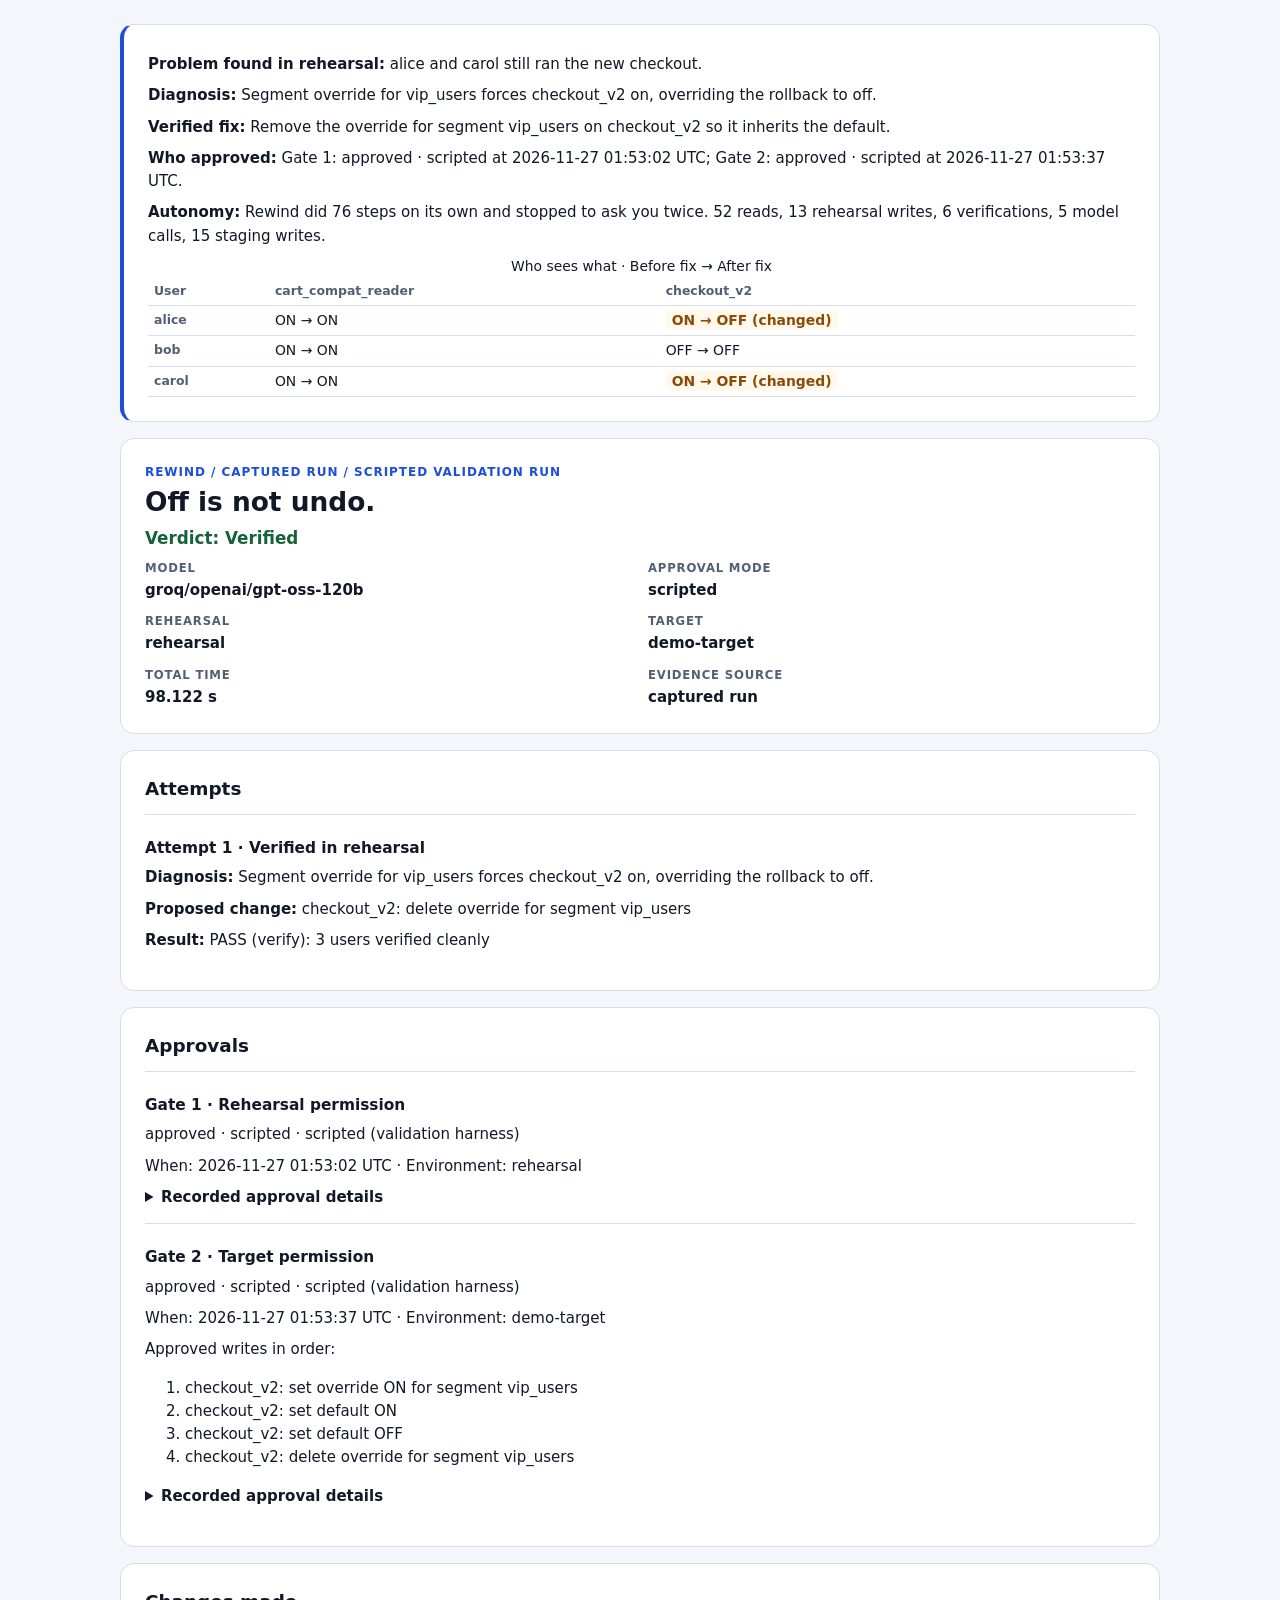
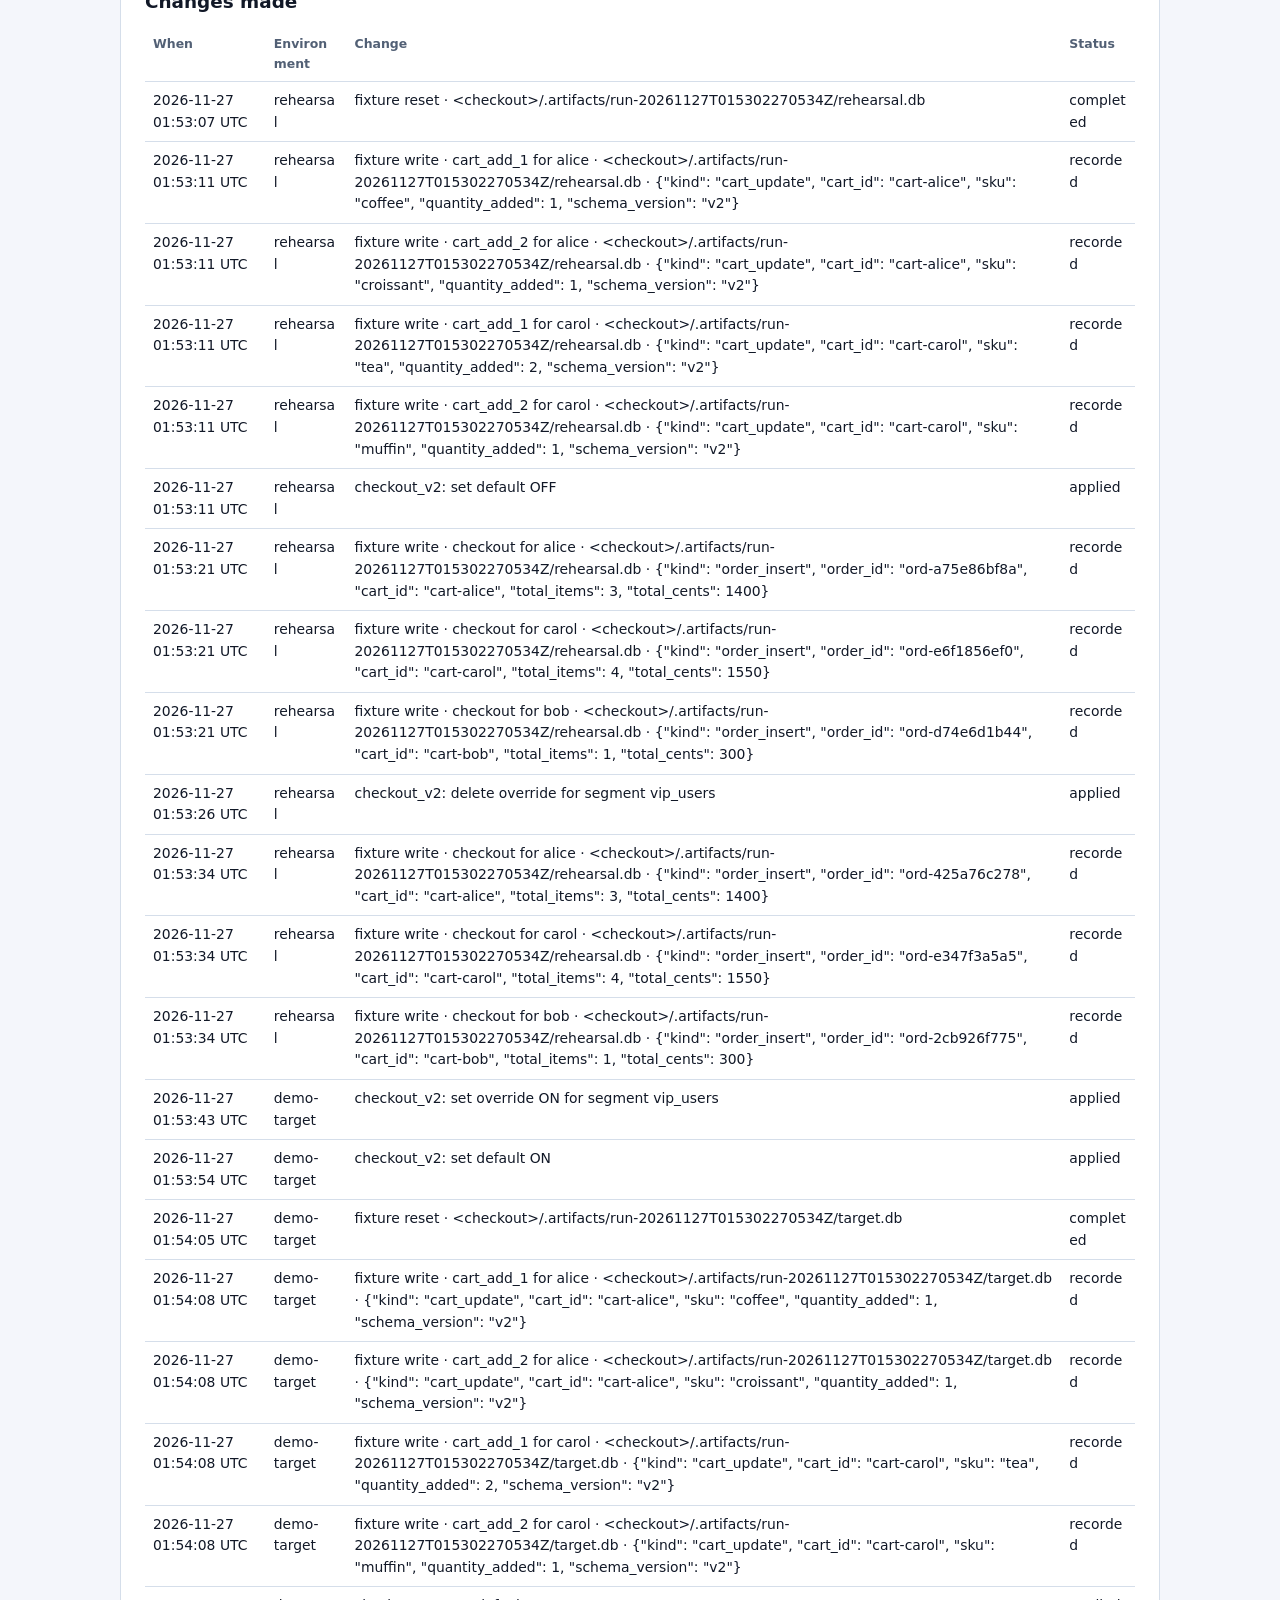
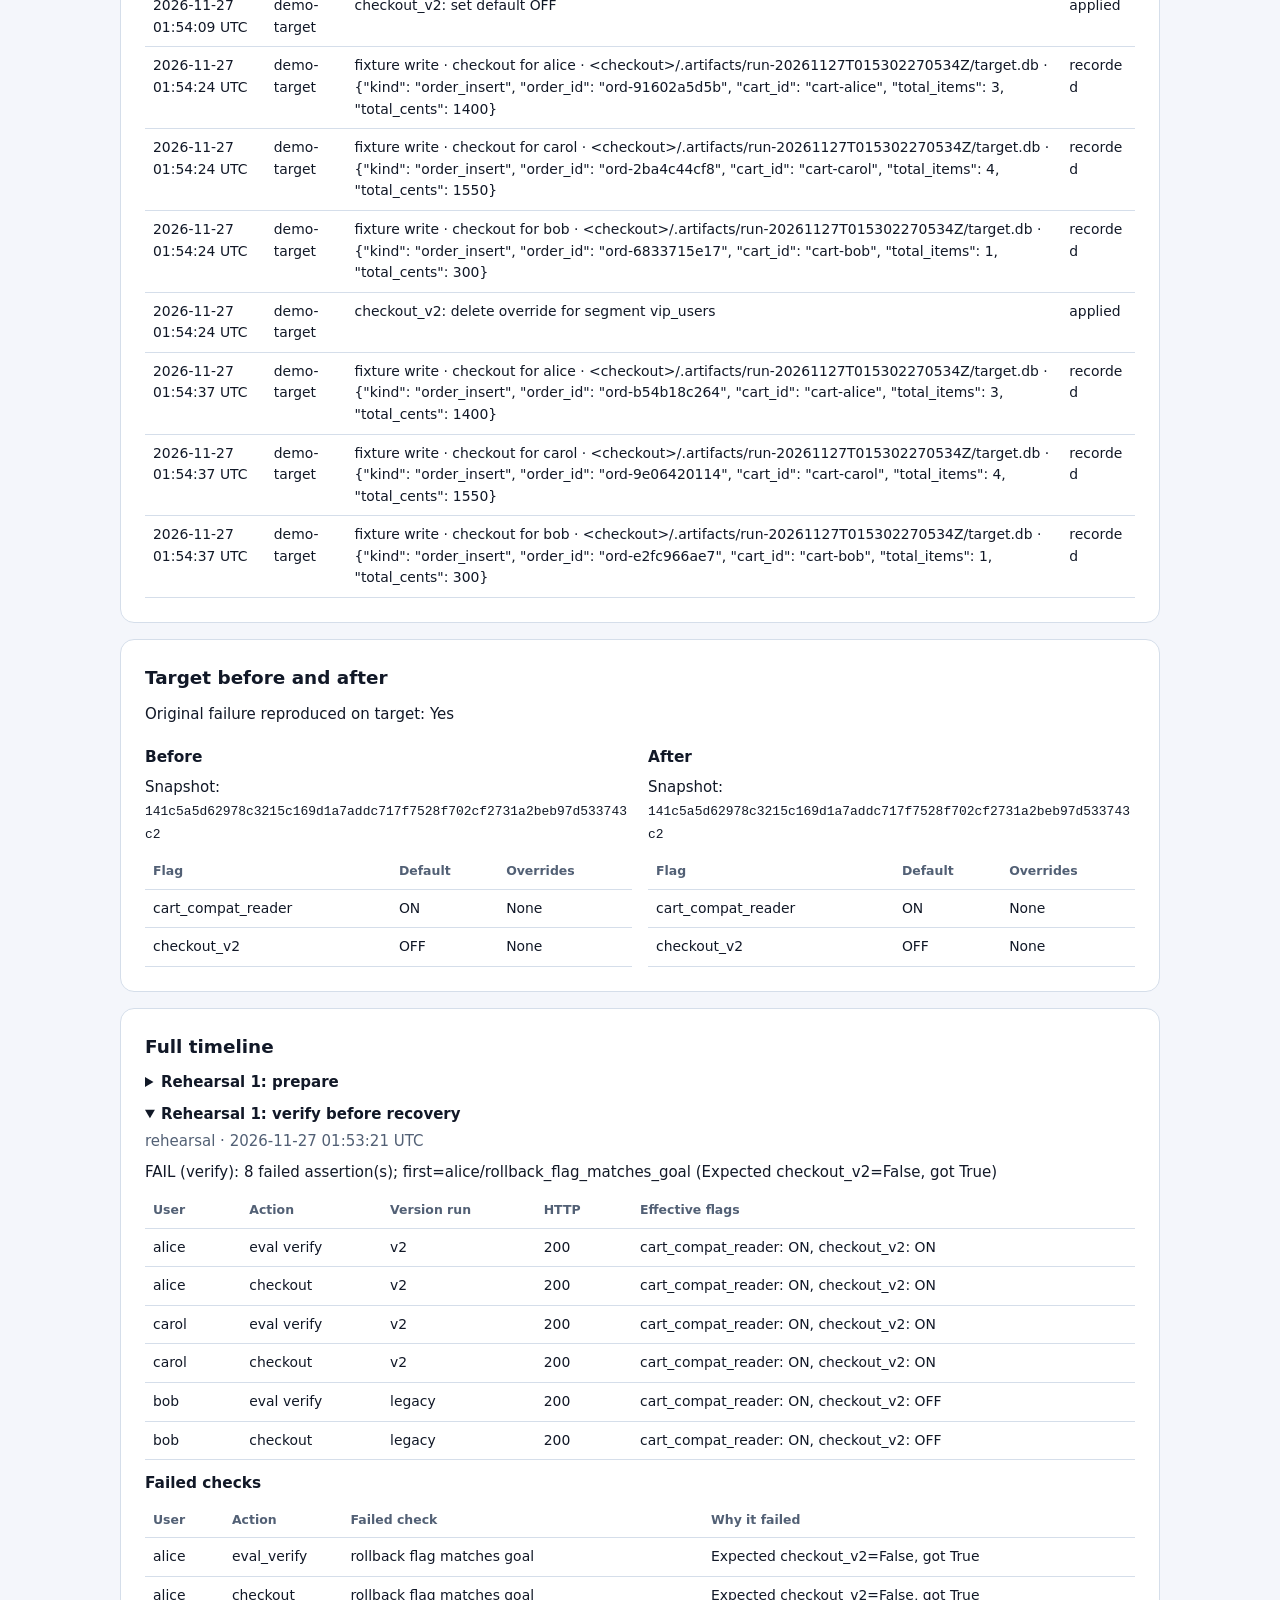
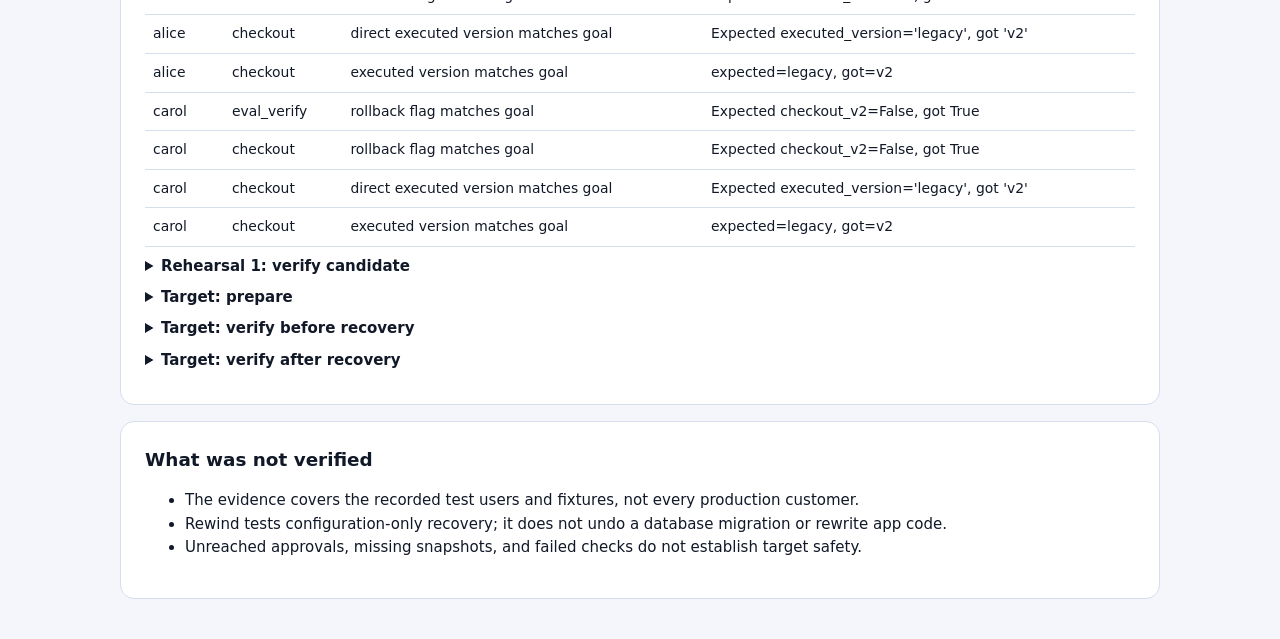
<file: docs/sample-report-case-b.html>
<!doctype html>
<html lang="en"><head><meta charset="utf-8"><meta name="viewport" content="width=device-width, initial-scale=1">
<meta name="color-scheme" content="light dark"><meta http-equiv="Content-Security-Policy" content="default-src 'none'; style-src 'unsafe-inline'">
<title>Rewind · Verified · captured run</title><style>
:root { color-scheme:light dark; --bg:#f4f6fb; --panel:#ffffff; --text:#111827; --muted:#526075;
  --line:#d5deea; --accent:#1d4ed8; --pass:#15623a; --alert:#9b1c1c; --warn:#8a4b08; --warn-bg:#fff8eb; }
@media (prefers-color-scheme:dark) { :root { --bg:#0c121e; --panel:#131c2e; --text:#eef3fc;
  --muted:#a4b4cc; --line:#2a3954; --accent:#60a5fa; --pass:#6ee7b7; --alert:#fca5a5; --warn:#fcd34d; --warn-bg:#2e1f08; } }
* { box-sizing:border-box; }
body { margin:0; background:var(--bg); color:var(--text); font:15px/1.55 system-ui,-apple-system,"Segoe UI",Roboto,sans-serif; }
main { max-width:68rem; margin:auto; padding:clamp(12px,3vw,24px); }
header, section, footer { background:var(--panel); border:1px solid var(--line); border-radius:14px;
  padding:clamp(14px,3vw,24px); margin-bottom:16px; overflow-wrap:anywhere; }
.eyebrow { font-size:.75rem; font-weight:750; letter-spacing:.08em; text-transform:uppercase; color:var(--accent); margin:0; }
h1 { font-size:clamp(1.35rem,3vw,1.65rem); line-height:1.2; margin:.25rem 0 .45rem; font-weight:800; }
h2 { font-size:1.15rem; margin:0 0 10px; font-weight:750; }
h3 { margin:12px 0 6px; font-size:.96rem; }
p { margin:4px 0 8px; }
.verdict { font-size:1.05rem; font-weight:750; color:var(--alert); }
.verdict.verified { color:var(--pass); }
.summary-card { border-left:4px solid var(--accent); }
.summary-card p { margin:4px 0 8px; }
.facts, .pair { display:grid; grid-template-columns:repeat(2,minmax(0,1fr)); gap:10px 16px; }
dl { margin:8px 0 0; }
dt, th, .muted { color:var(--muted); }
dt { font-size:.73rem; letter-spacing:.07em; text-transform:uppercase; font-weight:700; }
dd { margin:2px 0 0; font-weight:600; }
.scroll { max-width:100%; overflow-x:auto; }
table { width:100%; border-collapse:collapse; text-align:left; font-size:.87rem; }
th,td { border-bottom:1px solid var(--line); padding:8px; vertical-align:top; }
th { font-size:.78rem; }
td { min-width:3.8rem; }
.visibility th, .visibility td { padding:4px 6px; }
.visibility td strong { color:var(--warn); background:var(--warn-bg); padding:2px 6px; border-radius:6px; }
code,pre { font:.81rem/1.5 ui-monospace,SFMono-Regular,Menlo,Consolas,monospace; }
pre { white-space:pre-wrap; overflow-wrap:anywhere; background:var(--bg); padding:10px; border-radius:6px; border:1px solid var(--line); }
.attempt,.gate { border-top:1px solid var(--line); padding:10px 0 6px; }
details { margin:8px 0; }
summary { cursor:pointer; font-weight:650; }
@media (max-width:40rem) {
  main { padding:8px; }
  header, section, footer { padding:12px; margin-bottom:12px; }
  .summary-card p { font-size:.875rem; line-height:1.4; margin:2px 0 6px; }
  .eyebrow { font-size:.68rem; }
  .verdict { font-size:1rem; }
  .facts { gap:6px 10px; font-size:.83rem; line-height:1.35; }
  dt { font-size:.66rem; }
  .scroll table { min-width:33rem; }
  .scroll .visibility { min-width:0; }
  .pair { grid-template-columns:minmax(0,1fr); }
}
</style></head><body><main>
<section class="summary-card" aria-label="Run summary"><p><strong>Problem found in rehearsal:</strong> alice and carol still ran the new checkout.</p><p><strong>Diagnosis:</strong> Segment override for vip_users forces checkout_v2 on, overriding the rollback to off.</p><p><strong>Verified fix:</strong> Remove the override for segment vip_users on checkout_v2 so it inherits the default.</p><p><strong>Who approved:</strong> Gate 1: approved · scripted at 2026-11-27 01:53:02 UTC; Gate 2: approved · scripted at 2026-11-27 01:53:37 UTC.</p><p><strong>Autonomy:</strong> Rewind did 76 steps on its own and stopped to ask you twice. 52 reads, 13 rehearsal writes, 6 verifications, 5 model calls, 15 staging writes.</p><div class="scroll" role="region" aria-label="Who sees what" tabindex="0"><table class="visibility"><caption>Who sees what · Before fix → After fix</caption><thead><tr><th scope="col">User</th><th scope="col">cart_compat_reader</th><th scope="col">checkout_v2</th></tr></thead><tbody><tr><th scope="row">alice</th><td>ON → ON</td><td><strong>ON → OFF (changed)</strong></td></tr><tr><th scope="row">bob</th><td>ON → ON</td><td>OFF → OFF</td></tr><tr><th scope="row">carol</th><td>ON → ON</td><td><strong>ON → OFF (changed)</strong></td></tr></tbody></table></div></section>
<header><p class="eyebrow">REWIND / captured run / scripted validation run</p><h1>Off is not undo.</h1>
<p class="verdict verified">Verdict: Verified</p><dl class="facts"><div><dt>Model</dt><dd>groq/openai/gpt-oss-120b</dd></div><div><dt>Approval mode</dt><dd>scripted</dd></div><div><dt>Rehearsal</dt><dd>rehearsal</dd></div><div><dt>Target</dt><dd>demo-target</dd></div><div><dt>Total time</dt><dd>98.122 s</dd></div><div><dt>Evidence source</dt><dd>captured run</dd></div></dl></header>

<section><h2>Attempts</h2><article class="attempt"><h3>Attempt 1 · Verified in rehearsal</h3><p><strong>Diagnosis:</strong> Segment override for vip_users forces checkout_v2 on, overriding the rollback to off.</p><p><strong>Proposed change:</strong> checkout_v2: delete override for segment vip_users</p><p><strong>Result:</strong> PASS (verify): 3 users verified cleanly</p></article></section>
<section><h2>Approvals</h2><article class="gate"><h3>Gate 1 · Rehearsal permission</h3><p>approved · scripted · scripted (validation harness)</p><p>When: 2026-11-27 01:53:02 UTC · Environment: rehearsal</p><details><summary>Recorded approval details</summary><pre>Write only to rehearsal using &lt;checkout&gt;/.artifacts/run-20261127T015302270534Z/rehearsal.db. Reset and replay the synthetic journey.
Rollback: (&#x27;checkout_v2&#x27;, &#x27;environment_default&#x27;, &#x27;set_off&#x27;); up to 3 proposed writes and baseline restores between attempts.
Budget: 3 rollbacks + 3 proposals + 4 restoration writes + 1 margin.
Allowed flags: checkout_v2, cart_compat_reader; scopes: environment_default, segment:vip_users; operations: set_on, set_off, delete_override.</pre></details></article><article class="gate"><h3>Gate 2 · Target permission</h3><p>approved · scripted · scripted (validation harness)</p><p>When: 2026-11-27 01:53:37 UTC · Environment: demo-target</p><p>Approved writes in order:</p><ol><li>checkout_v2: set override ON for segment vip_users</li><li>checkout_v2: set default ON</li><li>checkout_v2: set default OFF</li><li>checkout_v2: delete override for segment vip_users</li></ol><details><summary>Recorded approval details</summary><pre>Snapshot hash: 141c5a5d62978c3215c169d1a7addc717f7528f702cf2731a2beb97d533743c2
Exact target operations, in order:
  1. baseline setup: checkout_v2 / segment:vip_users: set override ON [set_on]
  2. baseline setup: checkout_v2 / environment_default: set default ON [set_on]
  3. rollback: checkout_v2 / environment_default: set default OFF [set_off]
  4. recovery: checkout_v2 / segment:vip_users: delete override (inherit) [delete_override]
Target environment: demo-target
Starting flag state: {&#x27;environment&#x27;: &#x27;demo-target&#x27;, &#x27;segments&#x27;: {&#x27;vip_users&#x27;: {&#x27;id&#x27;: 1201561, &#x27;rules&#x27;: {&#x27;$schema&#x27;: &#x27;https://raw.githubusercontent.com/Flagsmith/flagsmith/main/sdk/evaluation-context.json#/$defs/SegmentRule&#x27;, &#x27;type&#x27;: &#x27;ALL&#x27;, &#x27;conditions&#x27;: [{&#x27;property&#x27;: &#x27;is_vip&#x27;, &#x27;operator&#x27;: &#x27;EQUAL&#x27;, &#x27;value&#x27;: &#x27;true&#x27;}]}}}, &#x27;flags&#x27;: {&#x27;cart_compat_reader&#x27;: {&#x27;enabled&#x27;: True, &#x27;value&#x27;: None, &#x27;segment_overrides&#x27;: 0, &#x27;identity_overrides&#x27;: 0, &#x27;overrides&#x27;: {}, &#x27;identity_overrides_detail&#x27;: {}}, &#x27;checkout_v2&#x27;: {&#x27;enabled&#x27;: False, &#x27;value&#x27;: None, &#x27;segment_overrides&#x27;: 0, &#x27;identity_overrides&#x27;: 0, &#x27;overrides&#x27;: {}, &#x27;identity_overrides_detail&#x27;: {}}}}
Target fixture DB: &lt;checkout&gt;/.artifacts/run-20261127T015302270534Z/target.db
Fixture database writes:
  - Reset target fixture: create Alice, Carol and Bob with their original v1 carts; clear all fixture orders.
  - Prepare: save two v2 cart updates each for Alice and Carol; Bob keeps his original cart.
  - Verify before and after recovery: insert one test order per successful checkout (no order for a failed checkout).
recovery runs only if the failure reproduces</pre></details></article></section>
<section><h2>Changes made</h2><div class="scroll" role="region" aria-label="Recorded changes" tabindex="0"><table><thead><tr><th scope="col">When</th><th scope="col">Environment</th><th scope="col">Change</th><th scope="col">Status</th></tr></thead><tbody><tr><td>2026-11-27 01:53:07 UTC</td><td>rehearsal</td><td>fixture reset · &lt;checkout&gt;/.artifacts/run-20261127T015302270534Z/rehearsal.db</td><td>completed</td></tr><tr><td>2026-11-27 01:53:11 UTC</td><td>rehearsal</td><td>fixture write · cart_add_1 for alice · &lt;checkout&gt;/.artifacts/run-20261127T015302270534Z/rehearsal.db · {&quot;kind&quot;: &quot;cart_update&quot;, &quot;cart_id&quot;: &quot;cart-alice&quot;, &quot;sku&quot;: &quot;coffee&quot;, &quot;quantity_added&quot;: 1, &quot;schema_version&quot;: &quot;v2&quot;}</td><td>recorded</td></tr><tr><td>2026-11-27 01:53:11 UTC</td><td>rehearsal</td><td>fixture write · cart_add_2 for alice · &lt;checkout&gt;/.artifacts/run-20261127T015302270534Z/rehearsal.db · {&quot;kind&quot;: &quot;cart_update&quot;, &quot;cart_id&quot;: &quot;cart-alice&quot;, &quot;sku&quot;: &quot;croissant&quot;, &quot;quantity_added&quot;: 1, &quot;schema_version&quot;: &quot;v2&quot;}</td><td>recorded</td></tr><tr><td>2026-11-27 01:53:11 UTC</td><td>rehearsal</td><td>fixture write · cart_add_1 for carol · &lt;checkout&gt;/.artifacts/run-20261127T015302270534Z/rehearsal.db · {&quot;kind&quot;: &quot;cart_update&quot;, &quot;cart_id&quot;: &quot;cart-carol&quot;, &quot;sku&quot;: &quot;tea&quot;, &quot;quantity_added&quot;: 2, &quot;schema_version&quot;: &quot;v2&quot;}</td><td>recorded</td></tr><tr><td>2026-11-27 01:53:11 UTC</td><td>rehearsal</td><td>fixture write · cart_add_2 for carol · &lt;checkout&gt;/.artifacts/run-20261127T015302270534Z/rehearsal.db · {&quot;kind&quot;: &quot;cart_update&quot;, &quot;cart_id&quot;: &quot;cart-carol&quot;, &quot;sku&quot;: &quot;muffin&quot;, &quot;quantity_added&quot;: 1, &quot;schema_version&quot;: &quot;v2&quot;}</td><td>recorded</td></tr><tr><td>2026-11-27 01:53:11 UTC</td><td>rehearsal</td><td>checkout_v2: set default OFF</td><td>applied</td></tr><tr><td>2026-11-27 01:53:21 UTC</td><td>rehearsal</td><td>fixture write · checkout for alice · &lt;checkout&gt;/.artifacts/run-20261127T015302270534Z/rehearsal.db · {&quot;kind&quot;: &quot;order_insert&quot;, &quot;order_id&quot;: &quot;ord-a75e86bf8a&quot;, &quot;cart_id&quot;: &quot;cart-alice&quot;, &quot;total_items&quot;: 3, &quot;total_cents&quot;: 1400}</td><td>recorded</td></tr><tr><td>2026-11-27 01:53:21 UTC</td><td>rehearsal</td><td>fixture write · checkout for carol · &lt;checkout&gt;/.artifacts/run-20261127T015302270534Z/rehearsal.db · {&quot;kind&quot;: &quot;order_insert&quot;, &quot;order_id&quot;: &quot;ord-e6f1856ef0&quot;, &quot;cart_id&quot;: &quot;cart-carol&quot;, &quot;total_items&quot;: 4, &quot;total_cents&quot;: 1550}</td><td>recorded</td></tr><tr><td>2026-11-27 01:53:21 UTC</td><td>rehearsal</td><td>fixture write · checkout for bob · &lt;checkout&gt;/.artifacts/run-20261127T015302270534Z/rehearsal.db · {&quot;kind&quot;: &quot;order_insert&quot;, &quot;order_id&quot;: &quot;ord-d74e6d1b44&quot;, &quot;cart_id&quot;: &quot;cart-bob&quot;, &quot;total_items&quot;: 1, &quot;total_cents&quot;: 300}</td><td>recorded</td></tr><tr><td>2026-11-27 01:53:26 UTC</td><td>rehearsal</td><td>checkout_v2: delete override for segment vip_users</td><td>applied</td></tr><tr><td>2026-11-27 01:53:34 UTC</td><td>rehearsal</td><td>fixture write · checkout for alice · &lt;checkout&gt;/.artifacts/run-20261127T015302270534Z/rehearsal.db · {&quot;kind&quot;: &quot;order_insert&quot;, &quot;order_id&quot;: &quot;ord-425a76c278&quot;, &quot;cart_id&quot;: &quot;cart-alice&quot;, &quot;total_items&quot;: 3, &quot;total_cents&quot;: 1400}</td><td>recorded</td></tr><tr><td>2026-11-27 01:53:34 UTC</td><td>rehearsal</td><td>fixture write · checkout for carol · &lt;checkout&gt;/.artifacts/run-20261127T015302270534Z/rehearsal.db · {&quot;kind&quot;: &quot;order_insert&quot;, &quot;order_id&quot;: &quot;ord-e347f3a5a5&quot;, &quot;cart_id&quot;: &quot;cart-carol&quot;, &quot;total_items&quot;: 4, &quot;total_cents&quot;: 1550}</td><td>recorded</td></tr><tr><td>2026-11-27 01:53:34 UTC</td><td>rehearsal</td><td>fixture write · checkout for bob · &lt;checkout&gt;/.artifacts/run-20261127T015302270534Z/rehearsal.db · {&quot;kind&quot;: &quot;order_insert&quot;, &quot;order_id&quot;: &quot;ord-2cb926f775&quot;, &quot;cart_id&quot;: &quot;cart-bob&quot;, &quot;total_items&quot;: 1, &quot;total_cents&quot;: 300}</td><td>recorded</td></tr><tr><td>2026-11-27 01:53:43 UTC</td><td>demo-target</td><td>checkout_v2: set override ON for segment vip_users</td><td>applied</td></tr><tr><td>2026-11-27 01:53:54 UTC</td><td>demo-target</td><td>checkout_v2: set default ON</td><td>applied</td></tr><tr><td>2026-11-27 01:54:05 UTC</td><td>demo-target</td><td>fixture reset · &lt;checkout&gt;/.artifacts/run-20261127T015302270534Z/target.db</td><td>completed</td></tr><tr><td>2026-11-27 01:54:08 UTC</td><td>demo-target</td><td>fixture write · cart_add_1 for alice · &lt;checkout&gt;/.artifacts/run-20261127T015302270534Z/target.db · {&quot;kind&quot;: &quot;cart_update&quot;, &quot;cart_id&quot;: &quot;cart-alice&quot;, &quot;sku&quot;: &quot;coffee&quot;, &quot;quantity_added&quot;: 1, &quot;schema_version&quot;: &quot;v2&quot;}</td><td>recorded</td></tr><tr><td>2026-11-27 01:54:08 UTC</td><td>demo-target</td><td>fixture write · cart_add_2 for alice · &lt;checkout&gt;/.artifacts/run-20261127T015302270534Z/target.db · {&quot;kind&quot;: &quot;cart_update&quot;, &quot;cart_id&quot;: &quot;cart-alice&quot;, &quot;sku&quot;: &quot;croissant&quot;, &quot;quantity_added&quot;: 1, &quot;schema_version&quot;: &quot;v2&quot;}</td><td>recorded</td></tr><tr><td>2026-11-27 01:54:08 UTC</td><td>demo-target</td><td>fixture write · cart_add_1 for carol · &lt;checkout&gt;/.artifacts/run-20261127T015302270534Z/target.db · {&quot;kind&quot;: &quot;cart_update&quot;, &quot;cart_id&quot;: &quot;cart-carol&quot;, &quot;sku&quot;: &quot;tea&quot;, &quot;quantity_added&quot;: 2, &quot;schema_version&quot;: &quot;v2&quot;}</td><td>recorded</td></tr><tr><td>2026-11-27 01:54:08 UTC</td><td>demo-target</td><td>fixture write · cart_add_2 for carol · &lt;checkout&gt;/.artifacts/run-20261127T015302270534Z/target.db · {&quot;kind&quot;: &quot;cart_update&quot;, &quot;cart_id&quot;: &quot;cart-carol&quot;, &quot;sku&quot;: &quot;muffin&quot;, &quot;quantity_added&quot;: 1, &quot;schema_version&quot;: &quot;v2&quot;}</td><td>recorded</td></tr><tr><td>2026-11-27 01:54:09 UTC</td><td>demo-target</td><td>checkout_v2: set default OFF</td><td>applied</td></tr><tr><td>2026-11-27 01:54:24 UTC</td><td>demo-target</td><td>fixture write · checkout for alice · &lt;checkout&gt;/.artifacts/run-20261127T015302270534Z/target.db · {&quot;kind&quot;: &quot;order_insert&quot;, &quot;order_id&quot;: &quot;ord-91602a5d5b&quot;, &quot;cart_id&quot;: &quot;cart-alice&quot;, &quot;total_items&quot;: 3, &quot;total_cents&quot;: 1400}</td><td>recorded</td></tr><tr><td>2026-11-27 01:54:24 UTC</td><td>demo-target</td><td>fixture write · checkout for carol · &lt;checkout&gt;/.artifacts/run-20261127T015302270534Z/target.db · {&quot;kind&quot;: &quot;order_insert&quot;, &quot;order_id&quot;: &quot;ord-2ba4c44cf8&quot;, &quot;cart_id&quot;: &quot;cart-carol&quot;, &quot;total_items&quot;: 4, &quot;total_cents&quot;: 1550}</td><td>recorded</td></tr><tr><td>2026-11-27 01:54:24 UTC</td><td>demo-target</td><td>fixture write · checkout for bob · &lt;checkout&gt;/.artifacts/run-20261127T015302270534Z/target.db · {&quot;kind&quot;: &quot;order_insert&quot;, &quot;order_id&quot;: &quot;ord-6833715e17&quot;, &quot;cart_id&quot;: &quot;cart-bob&quot;, &quot;total_items&quot;: 1, &quot;total_cents&quot;: 300}</td><td>recorded</td></tr><tr><td>2026-11-27 01:54:24 UTC</td><td>demo-target</td><td>checkout_v2: delete override for segment vip_users</td><td>applied</td></tr><tr><td>2026-11-27 01:54:37 UTC</td><td>demo-target</td><td>fixture write · checkout for alice · &lt;checkout&gt;/.artifacts/run-20261127T015302270534Z/target.db · {&quot;kind&quot;: &quot;order_insert&quot;, &quot;order_id&quot;: &quot;ord-b54b18c264&quot;, &quot;cart_id&quot;: &quot;cart-alice&quot;, &quot;total_items&quot;: 3, &quot;total_cents&quot;: 1400}</td><td>recorded</td></tr><tr><td>2026-11-27 01:54:37 UTC</td><td>demo-target</td><td>fixture write · checkout for carol · &lt;checkout&gt;/.artifacts/run-20261127T015302270534Z/target.db · {&quot;kind&quot;: &quot;order_insert&quot;, &quot;order_id&quot;: &quot;ord-9e06420114&quot;, &quot;cart_id&quot;: &quot;cart-carol&quot;, &quot;total_items&quot;: 4, &quot;total_cents&quot;: 1550}</td><td>recorded</td></tr><tr><td>2026-11-27 01:54:37 UTC</td><td>demo-target</td><td>fixture write · checkout for bob · &lt;checkout&gt;/.artifacts/run-20261127T015302270534Z/target.db · {&quot;kind&quot;: &quot;order_insert&quot;, &quot;order_id&quot;: &quot;ord-e2fc966ae7&quot;, &quot;cart_id&quot;: &quot;cart-bob&quot;, &quot;total_items&quot;: 1, &quot;total_cents&quot;: 300}</td><td>recorded</td></tr></tbody></table></div></section>
<section><h2>Target before and after</h2><p>Original failure reproduced on target: Yes</p>
<div class="pair"><div><h3>Before</h3><p>Snapshot: <code>141c5a5d62978c3215c169d1a7addc717f7528f702cf2731a2beb97d533743c2</code></p><div class="scroll" role="region" aria-label="Target before the replay" tabindex="0"><table><thead><tr><th scope="col">Flag</th><th scope="col">Default</th><th scope="col">Overrides</th></tr></thead><tbody><tr><td>cart_compat_reader</td><td>ON</td><td>None</td></tr><tr><td>checkout_v2</td><td>OFF</td><td>None</td></tr></tbody></table></div></div>
<div><h3>After</h3><p>Snapshot: <code>141c5a5d62978c3215c169d1a7addc717f7528f702cf2731a2beb97d533743c2</code></p><div class="scroll" role="region" aria-label="Target after the replay" tabindex="0"><table><thead><tr><th scope="col">Flag</th><th scope="col">Default</th><th scope="col">Overrides</th></tr></thead><tbody><tr><td>cart_compat_reader</td><td>ON</td><td>None</td></tr><tr><td>checkout_v2</td><td>OFF</td><td>None</td></tr></tbody></table></div></div></div></section>
<section><h2>Full timeline</h2><details class="timeline-event"><summary>Rehearsal 1: prepare</summary><p class="muted">rehearsal · 2026-11-27 01:53:11 UTC</p><p>PASS (prepare): 3 users verified cleanly</p><div class="scroll" role="region" aria-label="Rehearsal 1: prepare user observations" tabindex="0"><table><thead><tr><th scope="col">User</th><th scope="col">Action</th><th scope="col">Version run</th><th scope="col">HTTP</th><th scope="col">Effective flags</th></tr></thead><tbody><tr><td>alice</td><td>eval prepare</td><td>v2</td><td>200</td><td>cart_compat_reader: ON, checkout_v2: ON</td></tr><tr><td>alice</td><td>cart add 1</td><td>v2</td><td>200</td><td>cart_compat_reader: ON, checkout_v2: ON</td></tr><tr><td>alice</td><td>cart add 2</td><td>v2</td><td>200</td><td>cart_compat_reader: ON, checkout_v2: ON</td></tr><tr><td>carol</td><td>eval prepare</td><td>v2</td><td>200</td><td>cart_compat_reader: ON, checkout_v2: ON</td></tr><tr><td>carol</td><td>cart add 1</td><td>v2</td><td>200</td><td>cart_compat_reader: ON, checkout_v2: ON</td></tr><tr><td>carol</td><td>cart add 2</td><td>v2</td><td>200</td><td>cart_compat_reader: ON, checkout_v2: ON</td></tr><tr><td>bob</td><td>eval prepare</td><td>v2</td><td>200</td><td>cart_compat_reader: ON, checkout_v2: ON</td></tr><tr><td>bob</td><td>control baseline cart</td><td>none</td><td>200</td><td>—</td></tr></tbody></table></div></details><details class="timeline-event" open><summary>Rehearsal 1: verify before recovery</summary><p class="muted">rehearsal · 2026-11-27 01:53:21 UTC</p><p>FAIL (verify): 8 failed assertion(s); first=alice/rollback_flag_matches_goal (Expected checkout_v2=False, got True)</p><div class="scroll" role="region" aria-label="Rehearsal 1: verify before recovery user observations" tabindex="0"><table><thead><tr><th scope="col">User</th><th scope="col">Action</th><th scope="col">Version run</th><th scope="col">HTTP</th><th scope="col">Effective flags</th></tr></thead><tbody><tr><td>alice</td><td>eval verify</td><td>v2</td><td>200</td><td>cart_compat_reader: ON, checkout_v2: ON</td></tr><tr><td>alice</td><td>checkout</td><td>v2</td><td>200</td><td>cart_compat_reader: ON, checkout_v2: ON</td></tr><tr><td>carol</td><td>eval verify</td><td>v2</td><td>200</td><td>cart_compat_reader: ON, checkout_v2: ON</td></tr><tr><td>carol</td><td>checkout</td><td>v2</td><td>200</td><td>cart_compat_reader: ON, checkout_v2: ON</td></tr><tr><td>bob</td><td>eval verify</td><td>legacy</td><td>200</td><td>cart_compat_reader: ON, checkout_v2: OFF</td></tr><tr><td>bob</td><td>checkout</td><td>legacy</td><td>200</td><td>cart_compat_reader: ON, checkout_v2: OFF</td></tr></tbody></table></div><h3>Failed checks</h3><div class="scroll" role="region" aria-label="Rehearsal 1: verify before recovery failed checks" tabindex="0"><table><thead><tr><th scope="col">User</th><th scope="col">Action</th><th scope="col">Failed check</th><th scope="col">Why it failed</th></tr></thead><tbody><tr><td>alice</td><td>eval_verify</td><td>rollback flag matches goal</td><td>Expected checkout_v2=False, got True</td></tr><tr><td>alice</td><td>checkout</td><td>rollback flag matches goal</td><td>Expected checkout_v2=False, got True</td></tr><tr><td>alice</td><td>checkout</td><td>direct executed version matches goal</td><td>Expected executed_version=&#x27;legacy&#x27;, got &#x27;v2&#x27;</td></tr><tr><td>alice</td><td>checkout</td><td>executed version matches goal</td><td>expected=legacy, got=v2</td></tr><tr><td>carol</td><td>eval_verify</td><td>rollback flag matches goal</td><td>Expected checkout_v2=False, got True</td></tr><tr><td>carol</td><td>checkout</td><td>rollback flag matches goal</td><td>Expected checkout_v2=False, got True</td></tr><tr><td>carol</td><td>checkout</td><td>direct executed version matches goal</td><td>Expected executed_version=&#x27;legacy&#x27;, got &#x27;v2&#x27;</td></tr><tr><td>carol</td><td>checkout</td><td>executed version matches goal</td><td>expected=legacy, got=v2</td></tr></tbody></table></div></details><details class="timeline-event"><summary>Rehearsal 1: verify candidate</summary><p class="muted">rehearsal · 2026-11-27 01:53:34 UTC</p><p>PASS (verify): 3 users verified cleanly</p><div class="scroll" role="region" aria-label="Rehearsal 1: verify candidate user observations" tabindex="0"><table><thead><tr><th scope="col">User</th><th scope="col">Action</th><th scope="col">Version run</th><th scope="col">HTTP</th><th scope="col">Effective flags</th></tr></thead><tbody><tr><td>alice</td><td>eval verify</td><td>legacy</td><td>200</td><td>cart_compat_reader: ON, checkout_v2: OFF</td></tr><tr><td>alice</td><td>checkout</td><td>legacy</td><td>200</td><td>cart_compat_reader: ON, checkout_v2: OFF</td></tr><tr><td>carol</td><td>eval verify</td><td>legacy</td><td>200</td><td>cart_compat_reader: ON, checkout_v2: OFF</td></tr><tr><td>carol</td><td>checkout</td><td>legacy</td><td>200</td><td>cart_compat_reader: ON, checkout_v2: OFF</td></tr><tr><td>bob</td><td>eval verify</td><td>legacy</td><td>200</td><td>cart_compat_reader: ON, checkout_v2: OFF</td></tr><tr><td>bob</td><td>checkout</td><td>legacy</td><td>200</td><td>cart_compat_reader: ON, checkout_v2: OFF</td></tr></tbody></table></div></details><details class="timeline-event"><summary>Target: prepare</summary><p class="muted">demo-target · 2026-11-27 01:54:08 UTC</p><p>PASS (prepare): 3 users verified cleanly</p><div class="scroll" role="region" aria-label="Target: prepare user observations" tabindex="0"><table><thead><tr><th scope="col">User</th><th scope="col">Action</th><th scope="col">Version run</th><th scope="col">HTTP</th><th scope="col">Effective flags</th></tr></thead><tbody><tr><td>alice</td><td>eval prepare</td><td>v2</td><td>200</td><td>cart_compat_reader: ON, checkout_v2: ON</td></tr><tr><td>alice</td><td>cart add 1</td><td>v2</td><td>200</td><td>cart_compat_reader: ON, checkout_v2: ON</td></tr><tr><td>alice</td><td>cart add 2</td><td>v2</td><td>200</td><td>cart_compat_reader: ON, checkout_v2: ON</td></tr><tr><td>carol</td><td>eval prepare</td><td>v2</td><td>200</td><td>cart_compat_reader: ON, checkout_v2: ON</td></tr><tr><td>carol</td><td>cart add 1</td><td>v2</td><td>200</td><td>cart_compat_reader: ON, checkout_v2: ON</td></tr><tr><td>carol</td><td>cart add 2</td><td>v2</td><td>200</td><td>cart_compat_reader: ON, checkout_v2: ON</td></tr><tr><td>bob</td><td>eval prepare</td><td>v2</td><td>200</td><td>cart_compat_reader: ON, checkout_v2: ON</td></tr><tr><td>bob</td><td>control baseline cart</td><td>none</td><td>200</td><td>—</td></tr></tbody></table></div></details><details class="timeline-event"><summary>Target: verify before recovery</summary><p class="muted">demo-target · 2026-11-27 01:54:24 UTC</p><p>FAIL (verify): 8 failed assertion(s); first=alice/rollback_flag_matches_goal (Expected checkout_v2=False, got True)</p><div class="scroll" role="region" aria-label="Target: verify before recovery user observations" tabindex="0"><table><thead><tr><th scope="col">User</th><th scope="col">Action</th><th scope="col">Version run</th><th scope="col">HTTP</th><th scope="col">Effective flags</th></tr></thead><tbody><tr><td>alice</td><td>eval verify</td><td>v2</td><td>200</td><td>cart_compat_reader: ON, checkout_v2: ON</td></tr><tr><td>alice</td><td>checkout</td><td>v2</td><td>200</td><td>cart_compat_reader: ON, checkout_v2: ON</td></tr><tr><td>carol</td><td>eval verify</td><td>v2</td><td>200</td><td>cart_compat_reader: ON, checkout_v2: ON</td></tr><tr><td>carol</td><td>checkout</td><td>v2</td><td>200</td><td>cart_compat_reader: ON, checkout_v2: ON</td></tr><tr><td>bob</td><td>eval verify</td><td>legacy</td><td>200</td><td>cart_compat_reader: ON, checkout_v2: OFF</td></tr><tr><td>bob</td><td>checkout</td><td>legacy</td><td>200</td><td>cart_compat_reader: ON, checkout_v2: OFF</td></tr></tbody></table></div><h3>Failed checks</h3><div class="scroll" role="region" aria-label="Target: verify before recovery failed checks" tabindex="0"><table><thead><tr><th scope="col">User</th><th scope="col">Action</th><th scope="col">Failed check</th><th scope="col">Why it failed</th></tr></thead><tbody><tr><td>alice</td><td>eval_verify</td><td>rollback flag matches goal</td><td>Expected checkout_v2=False, got True</td></tr><tr><td>alice</td><td>checkout</td><td>rollback flag matches goal</td><td>Expected checkout_v2=False, got True</td></tr><tr><td>alice</td><td>checkout</td><td>direct executed version matches goal</td><td>Expected executed_version=&#x27;legacy&#x27;, got &#x27;v2&#x27;</td></tr><tr><td>alice</td><td>checkout</td><td>executed version matches goal</td><td>expected=legacy, got=v2</td></tr><tr><td>carol</td><td>eval_verify</td><td>rollback flag matches goal</td><td>Expected checkout_v2=False, got True</td></tr><tr><td>carol</td><td>checkout</td><td>rollback flag matches goal</td><td>Expected checkout_v2=False, got True</td></tr><tr><td>carol</td><td>checkout</td><td>direct executed version matches goal</td><td>Expected executed_version=&#x27;legacy&#x27;, got &#x27;v2&#x27;</td></tr><tr><td>carol</td><td>checkout</td><td>executed version matches goal</td><td>expected=legacy, got=v2</td></tr></tbody></table></div></details><details class="timeline-event"><summary>Target: verify after recovery</summary><p class="muted">demo-target · 2026-11-27 01:54:37 UTC</p><p>PASS (verify): 3 users verified cleanly</p><div class="scroll" role="region" aria-label="Target: verify after recovery user observations" tabindex="0"><table><thead><tr><th scope="col">User</th><th scope="col">Action</th><th scope="col">Version run</th><th scope="col">HTTP</th><th scope="col">Effective flags</th></tr></thead><tbody><tr><td>alice</td><td>eval verify</td><td>legacy</td><td>200</td><td>cart_compat_reader: ON, checkout_v2: OFF</td></tr><tr><td>alice</td><td>checkout</td><td>legacy</td><td>200</td><td>cart_compat_reader: ON, checkout_v2: OFF</td></tr><tr><td>carol</td><td>eval verify</td><td>legacy</td><td>200</td><td>cart_compat_reader: ON, checkout_v2: OFF</td></tr><tr><td>carol</td><td>checkout</td><td>legacy</td><td>200</td><td>cart_compat_reader: ON, checkout_v2: OFF</td></tr><tr><td>bob</td><td>eval verify</td><td>legacy</td><td>200</td><td>cart_compat_reader: ON, checkout_v2: OFF</td></tr><tr><td>bob</td><td>checkout</td><td>legacy</td><td>200</td><td>cart_compat_reader: ON, checkout_v2: OFF</td></tr></tbody></table></div></details></section>
<footer><h2>What was not verified</h2><ul><li>The evidence covers the recorded test users and fixtures, not every production customer.</li><li>Rewind tests configuration-only recovery; it does not undo a database migration or rewrite app code.</li><li>Unreached approvals, missing snapshots, and failed checks do not establish target safety.</li></ul></footer>
</main></body></html>
</file>
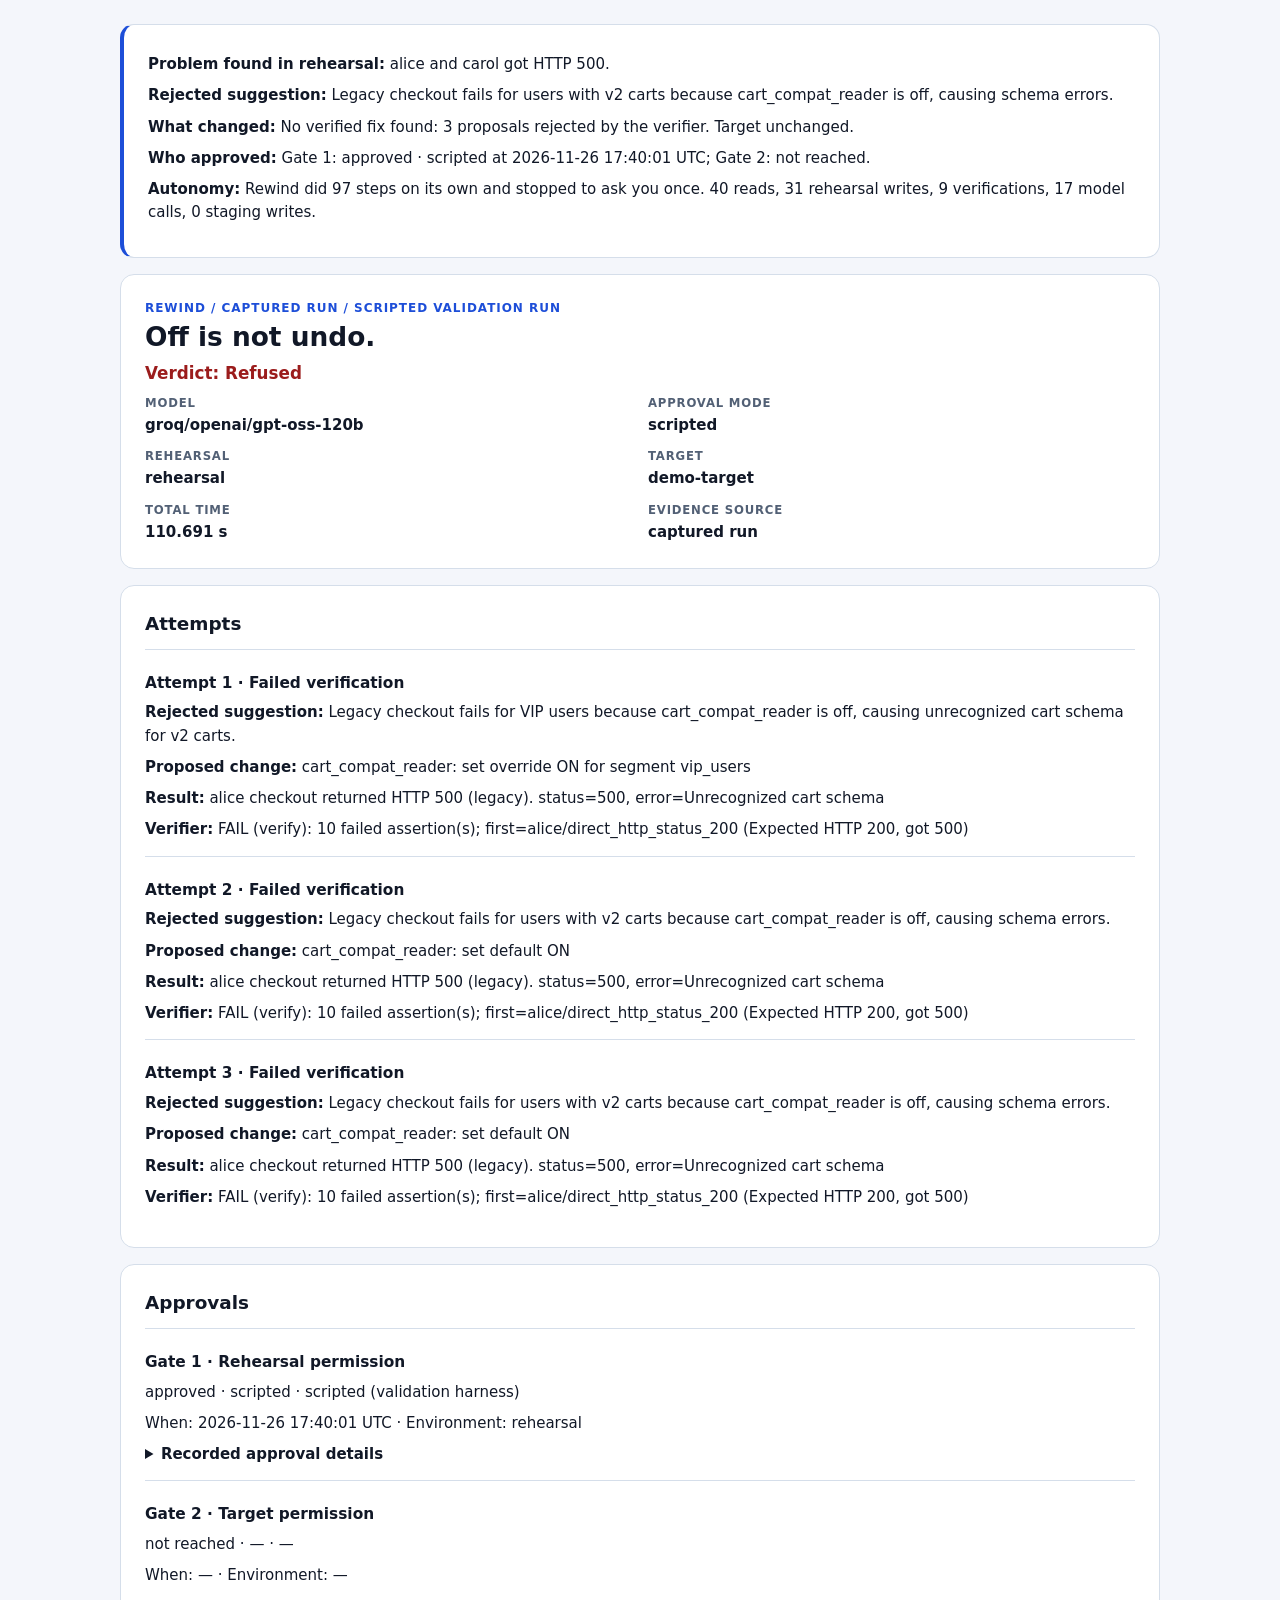
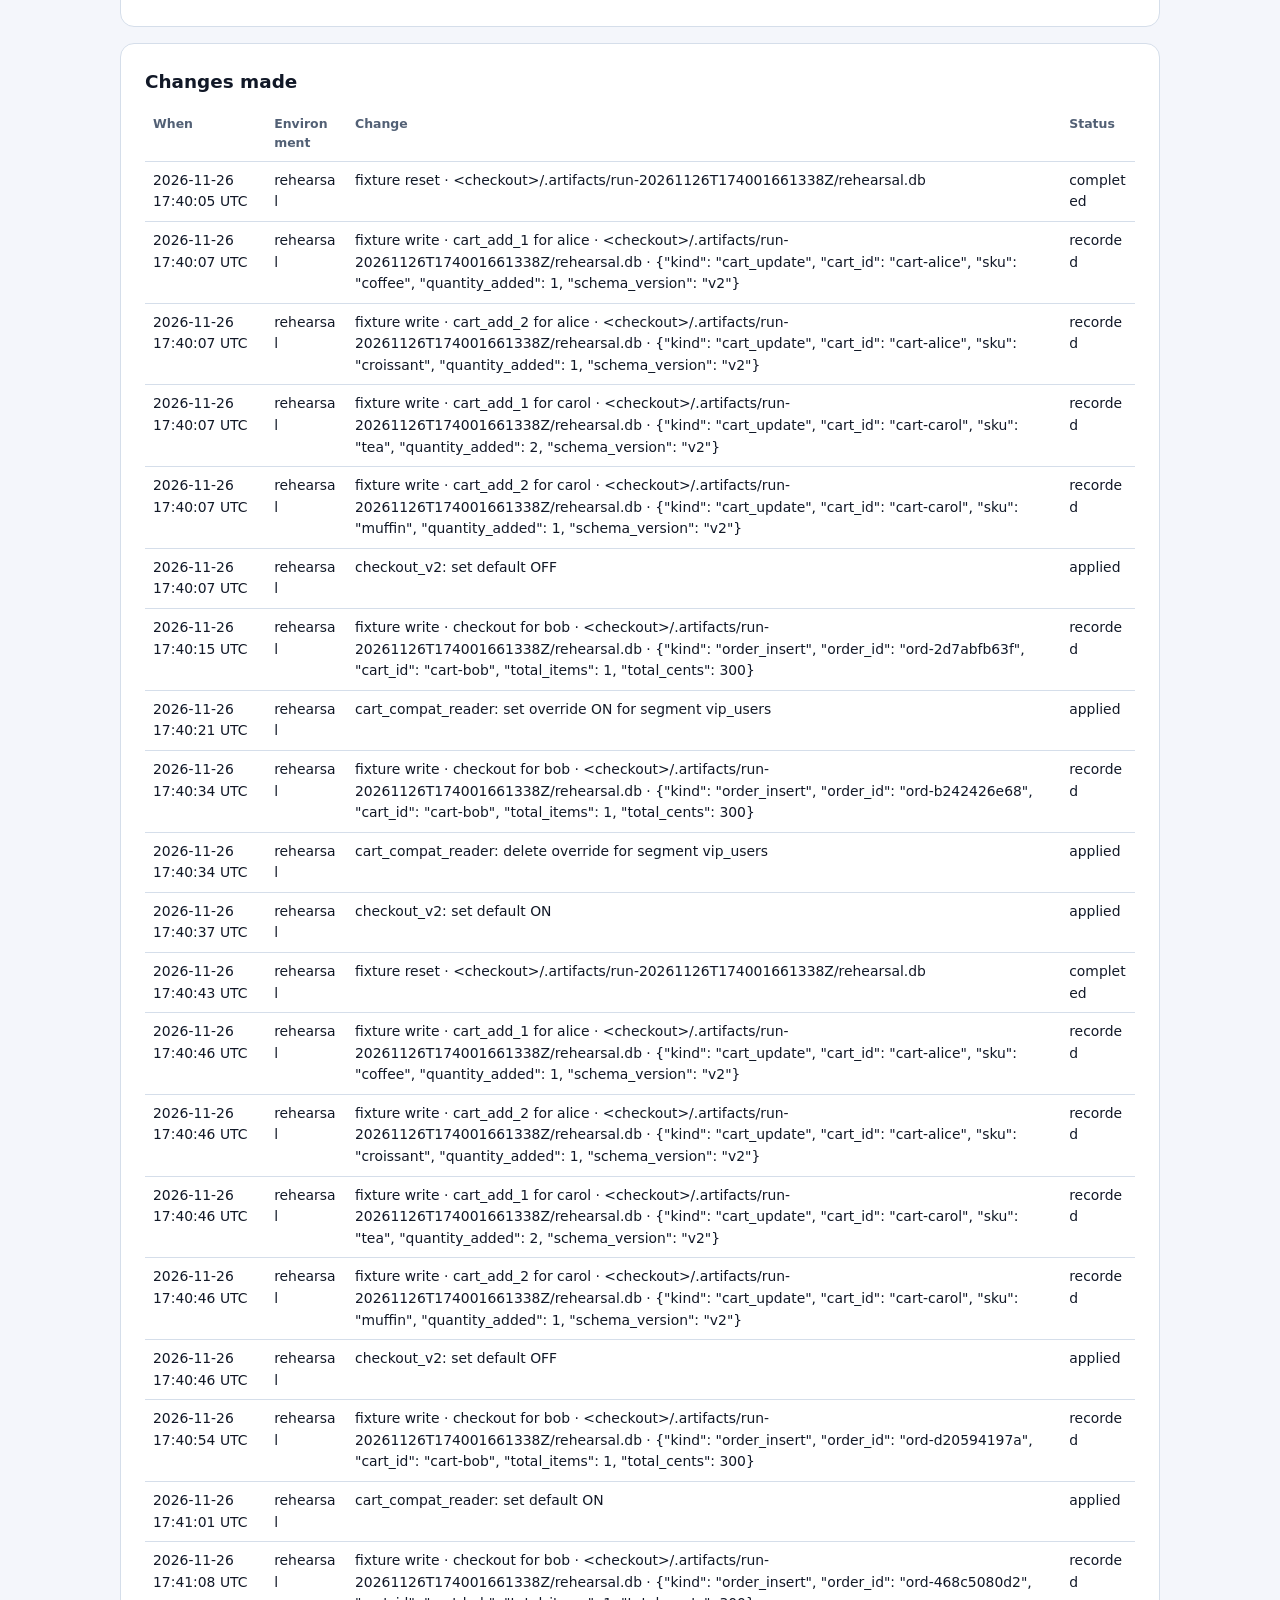
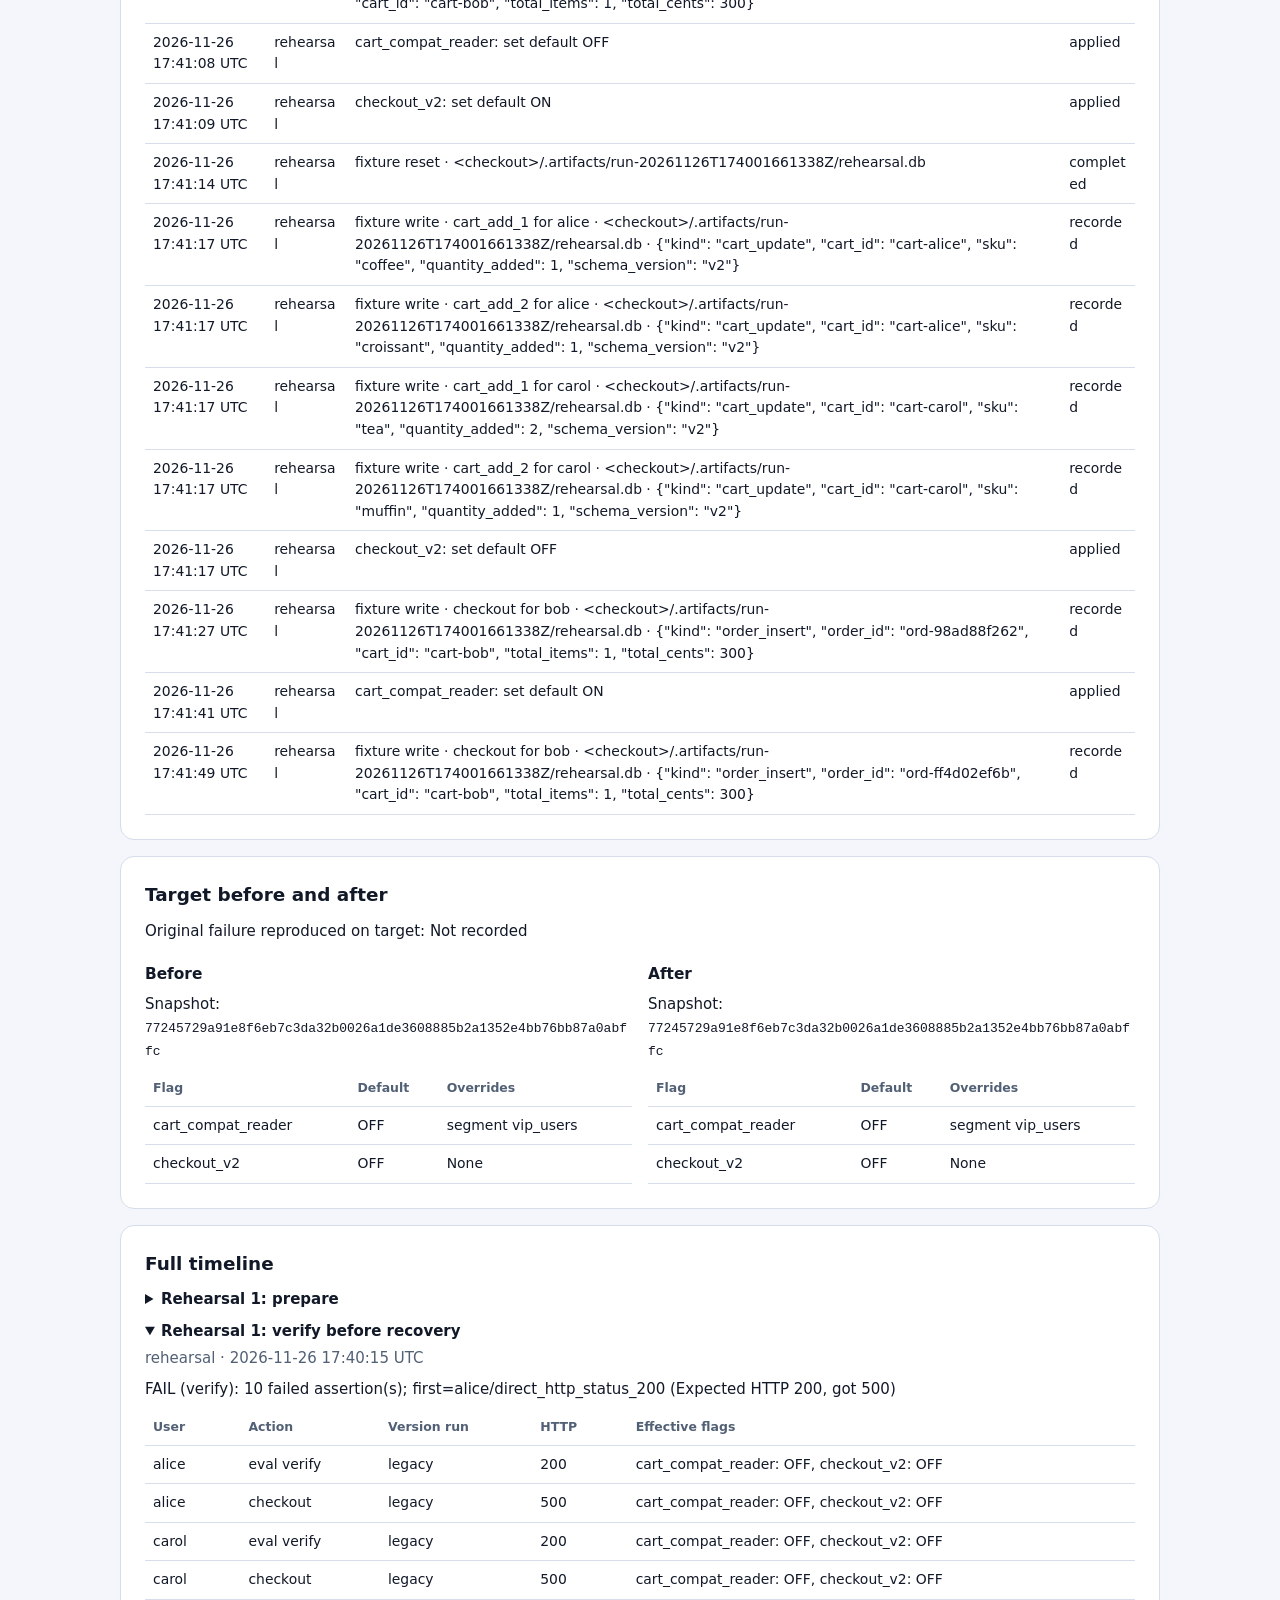
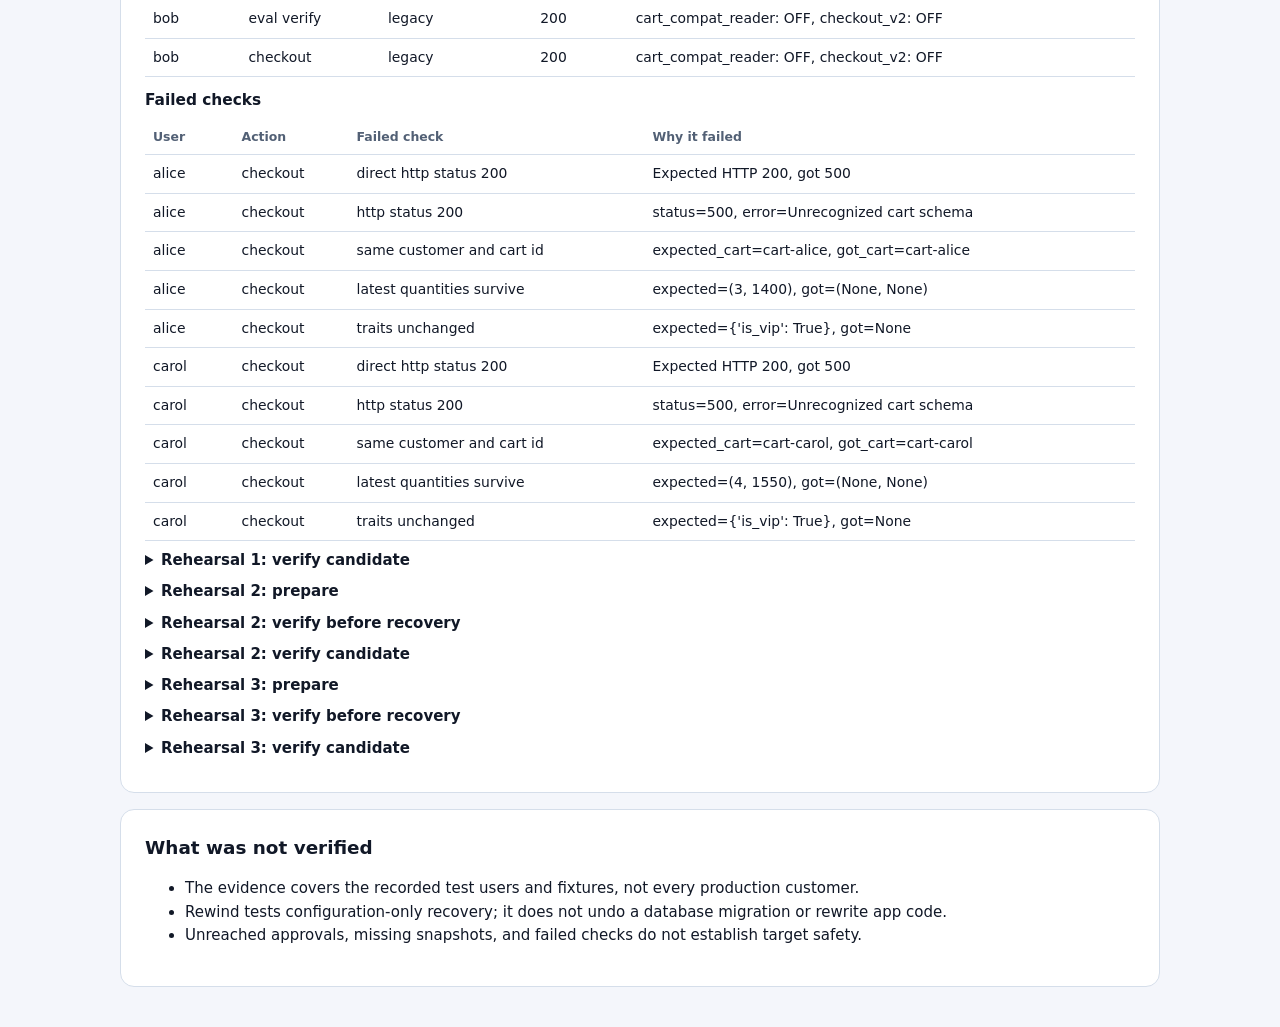
<file: docs/sample-report-refusal.html>
<!doctype html>
<html lang="en"><head><meta charset="utf-8"><meta name="viewport" content="width=device-width, initial-scale=1">
<meta name="color-scheme" content="light dark"><meta http-equiv="Content-Security-Policy" content="default-src 'none'; style-src 'unsafe-inline'">
<title>Rewind · Refused · captured run</title><style>
:root { color-scheme:light dark; --bg:#f4f6fb; --panel:#ffffff; --text:#111827; --muted:#526075;
  --line:#d5deea; --accent:#1d4ed8; --pass:#15623a; --alert:#9b1c1c; --warn:#8a4b08; --warn-bg:#fff8eb; }
@media (prefers-color-scheme:dark) { :root { --bg:#0c121e; --panel:#131c2e; --text:#eef3fc;
  --muted:#a4b4cc; --line:#2a3954; --accent:#60a5fa; --pass:#6ee7b7; --alert:#fca5a5; --warn:#fcd34d; --warn-bg:#2e1f08; } }
* { box-sizing:border-box; }
body { margin:0; background:var(--bg); color:var(--text); font:15px/1.55 system-ui,-apple-system,"Segoe UI",Roboto,sans-serif; }
main { max-width:68rem; margin:auto; padding:clamp(12px,3vw,24px); }
header, section, footer { background:var(--panel); border:1px solid var(--line); border-radius:14px;
  padding:clamp(14px,3vw,24px); margin-bottom:16px; overflow-wrap:anywhere; }
.eyebrow { font-size:.75rem; font-weight:750; letter-spacing:.08em; text-transform:uppercase; color:var(--accent); margin:0; }
h1 { font-size:clamp(1.35rem,3vw,1.65rem); line-height:1.2; margin:.25rem 0 .45rem; font-weight:800; }
h2 { font-size:1.15rem; margin:0 0 10px; font-weight:750; }
h3 { margin:12px 0 6px; font-size:.96rem; }
p { margin:4px 0 8px; }
.verdict { font-size:1.05rem; font-weight:750; color:var(--alert); }
.verdict.verified { color:var(--pass); }
.summary-card { border-left:4px solid var(--accent); }
.summary-card p { margin:4px 0 8px; }
.facts, .pair { display:grid; grid-template-columns:repeat(2,minmax(0,1fr)); gap:10px 16px; }
dl { margin:8px 0 0; }
dt, th, .muted { color:var(--muted); }
dt { font-size:.73rem; letter-spacing:.07em; text-transform:uppercase; font-weight:700; }
dd { margin:2px 0 0; font-weight:600; }
.scroll { max-width:100%; overflow-x:auto; }
table { width:100%; border-collapse:collapse; text-align:left; font-size:.87rem; }
th,td { border-bottom:1px solid var(--line); padding:8px; vertical-align:top; }
th { font-size:.78rem; }
td { min-width:3.8rem; }
.visibility th, .visibility td { padding:4px 6px; }
.visibility td strong { color:var(--warn); background:var(--warn-bg); padding:2px 6px; border-radius:6px; }
code,pre { font:.81rem/1.5 ui-monospace,SFMono-Regular,Menlo,Consolas,monospace; }
pre { white-space:pre-wrap; overflow-wrap:anywhere; background:var(--bg); padding:10px; border-radius:6px; border:1px solid var(--line); }
.attempt,.gate { border-top:1px solid var(--line); padding:10px 0 6px; }
details { margin:8px 0; }
summary { cursor:pointer; font-weight:650; }
@media (max-width:40rem) {
  main { padding:8px; }
  header, section, footer { padding:12px; margin-bottom:12px; }
  .summary-card p { font-size:.875rem; line-height:1.4; margin:2px 0 6px; }
  .eyebrow { font-size:.68rem; }
  .verdict { font-size:1rem; }
  .facts { gap:6px 10px; font-size:.83rem; line-height:1.35; }
  dt { font-size:.66rem; }
  .scroll table { min-width:33rem; }
  .scroll .visibility { min-width:0; }
  .pair { grid-template-columns:minmax(0,1fr); }
}
</style></head><body><main>
<section class="summary-card" aria-label="Run summary"><p><strong>Problem found in rehearsal:</strong> alice and carol got HTTP 500.</p><p><strong>Rejected suggestion:</strong> Legacy checkout fails for users with v2 carts because cart_compat_reader is off, causing schema errors.</p><p><strong>What changed:</strong> No verified fix found: 3 proposals rejected by the verifier. Target unchanged.</p><p><strong>Who approved:</strong> Gate 1: approved · scripted at 2026-11-26 17:40:01 UTC; Gate 2: not reached.</p><p><strong>Autonomy:</strong> Rewind did 97 steps on its own and stopped to ask you once. 40 reads, 31 rehearsal writes, 9 verifications, 17 model calls, 0 staging writes.</p></section>
<header><p class="eyebrow">REWIND / captured run / scripted validation run</p><h1>Off is not undo.</h1>
<p class="verdict ">Verdict: Refused</p><dl class="facts"><div><dt>Model</dt><dd>groq/openai/gpt-oss-120b</dd></div><div><dt>Approval mode</dt><dd>scripted</dd></div><div><dt>Rehearsal</dt><dd>rehearsal</dd></div><div><dt>Target</dt><dd>demo-target</dd></div><div><dt>Total time</dt><dd>110.691 s</dd></div><div><dt>Evidence source</dt><dd>captured run</dd></div></dl></header>

<section><h2>Attempts</h2><article class="attempt"><h3>Attempt 1 · Failed verification</h3><p><strong>Rejected suggestion:</strong> Legacy checkout fails for VIP users because cart_compat_reader is off, causing unrecognized cart schema for v2 carts.</p><p><strong>Proposed change:</strong> cart_compat_reader: set override ON for segment vip_users</p><p><strong>Result:</strong> alice checkout returned HTTP 500 (legacy). status=500, error=Unrecognized cart schema</p><p><strong>Verifier:</strong> FAIL (verify): 10 failed assertion(s); first=alice/direct_http_status_200 (Expected HTTP 200, got 500)</p></article><article class="attempt"><h3>Attempt 2 · Failed verification</h3><p><strong>Rejected suggestion:</strong> Legacy checkout fails for users with v2 carts because cart_compat_reader is off, causing schema errors.</p><p><strong>Proposed change:</strong> cart_compat_reader: set default ON</p><p><strong>Result:</strong> alice checkout returned HTTP 500 (legacy). status=500, error=Unrecognized cart schema</p><p><strong>Verifier:</strong> FAIL (verify): 10 failed assertion(s); first=alice/direct_http_status_200 (Expected HTTP 200, got 500)</p></article><article class="attempt"><h3>Attempt 3 · Failed verification</h3><p><strong>Rejected suggestion:</strong> Legacy checkout fails for users with v2 carts because cart_compat_reader is off, causing schema errors.</p><p><strong>Proposed change:</strong> cart_compat_reader: set default ON</p><p><strong>Result:</strong> alice checkout returned HTTP 500 (legacy). status=500, error=Unrecognized cart schema</p><p><strong>Verifier:</strong> FAIL (verify): 10 failed assertion(s); first=alice/direct_http_status_200 (Expected HTTP 200, got 500)</p></article></section>
<section><h2>Approvals</h2><article class="gate"><h3>Gate 1 · Rehearsal permission</h3><p>approved · scripted · scripted (validation harness)</p><p>When: 2026-11-26 17:40:01 UTC · Environment: rehearsal</p><details><summary>Recorded approval details</summary><pre>Write only to rehearsal using &lt;checkout&gt;/.artifacts/run-20261126T174001661338Z/rehearsal.db. Reset and replay the synthetic journey.
Rollback: (&#x27;checkout_v2&#x27;, &#x27;environment_default&#x27;, &#x27;set_off&#x27;); up to 3 proposed writes and baseline restores between attempts.
Budget: 3 rollbacks + 3 proposals + 4 restoration writes + 1 margin.
Allowed flags: checkout_v2, cart_compat_reader; scopes: environment_default, segment:vip_users; operations: set_on, set_off, delete_override.</pre></details></article><article class="gate"><h3>Gate 2 · Target permission</h3><p>not reached · — · —</p><p>When: — · Environment: —</p></article></section>
<section><h2>Changes made</h2><div class="scroll" role="region" aria-label="Recorded changes" tabindex="0"><table><thead><tr><th scope="col">When</th><th scope="col">Environment</th><th scope="col">Change</th><th scope="col">Status</th></tr></thead><tbody><tr><td>2026-11-26 17:40:05 UTC</td><td>rehearsal</td><td>fixture reset · &lt;checkout&gt;/.artifacts/run-20261126T174001661338Z/rehearsal.db</td><td>completed</td></tr><tr><td>2026-11-26 17:40:07 UTC</td><td>rehearsal</td><td>fixture write · cart_add_1 for alice · &lt;checkout&gt;/.artifacts/run-20261126T174001661338Z/rehearsal.db · {&quot;kind&quot;: &quot;cart_update&quot;, &quot;cart_id&quot;: &quot;cart-alice&quot;, &quot;sku&quot;: &quot;coffee&quot;, &quot;quantity_added&quot;: 1, &quot;schema_version&quot;: &quot;v2&quot;}</td><td>recorded</td></tr><tr><td>2026-11-26 17:40:07 UTC</td><td>rehearsal</td><td>fixture write · cart_add_2 for alice · &lt;checkout&gt;/.artifacts/run-20261126T174001661338Z/rehearsal.db · {&quot;kind&quot;: &quot;cart_update&quot;, &quot;cart_id&quot;: &quot;cart-alice&quot;, &quot;sku&quot;: &quot;croissant&quot;, &quot;quantity_added&quot;: 1, &quot;schema_version&quot;: &quot;v2&quot;}</td><td>recorded</td></tr><tr><td>2026-11-26 17:40:07 UTC</td><td>rehearsal</td><td>fixture write · cart_add_1 for carol · &lt;checkout&gt;/.artifacts/run-20261126T174001661338Z/rehearsal.db · {&quot;kind&quot;: &quot;cart_update&quot;, &quot;cart_id&quot;: &quot;cart-carol&quot;, &quot;sku&quot;: &quot;tea&quot;, &quot;quantity_added&quot;: 2, &quot;schema_version&quot;: &quot;v2&quot;}</td><td>recorded</td></tr><tr><td>2026-11-26 17:40:07 UTC</td><td>rehearsal</td><td>fixture write · cart_add_2 for carol · &lt;checkout&gt;/.artifacts/run-20261126T174001661338Z/rehearsal.db · {&quot;kind&quot;: &quot;cart_update&quot;, &quot;cart_id&quot;: &quot;cart-carol&quot;, &quot;sku&quot;: &quot;muffin&quot;, &quot;quantity_added&quot;: 1, &quot;schema_version&quot;: &quot;v2&quot;}</td><td>recorded</td></tr><tr><td>2026-11-26 17:40:07 UTC</td><td>rehearsal</td><td>checkout_v2: set default OFF</td><td>applied</td></tr><tr><td>2026-11-26 17:40:15 UTC</td><td>rehearsal</td><td>fixture write · checkout for bob · &lt;checkout&gt;/.artifacts/run-20261126T174001661338Z/rehearsal.db · {&quot;kind&quot;: &quot;order_insert&quot;, &quot;order_id&quot;: &quot;ord-2d7abfb63f&quot;, &quot;cart_id&quot;: &quot;cart-bob&quot;, &quot;total_items&quot;: 1, &quot;total_cents&quot;: 300}</td><td>recorded</td></tr><tr><td>2026-11-26 17:40:21 UTC</td><td>rehearsal</td><td>cart_compat_reader: set override ON for segment vip_users</td><td>applied</td></tr><tr><td>2026-11-26 17:40:34 UTC</td><td>rehearsal</td><td>fixture write · checkout for bob · &lt;checkout&gt;/.artifacts/run-20261126T174001661338Z/rehearsal.db · {&quot;kind&quot;: &quot;order_insert&quot;, &quot;order_id&quot;: &quot;ord-b242426e68&quot;, &quot;cart_id&quot;: &quot;cart-bob&quot;, &quot;total_items&quot;: 1, &quot;total_cents&quot;: 300}</td><td>recorded</td></tr><tr><td>2026-11-26 17:40:34 UTC</td><td>rehearsal</td><td>cart_compat_reader: delete override for segment vip_users</td><td>applied</td></tr><tr><td>2026-11-26 17:40:37 UTC</td><td>rehearsal</td><td>checkout_v2: set default ON</td><td>applied</td></tr><tr><td>2026-11-26 17:40:43 UTC</td><td>rehearsal</td><td>fixture reset · &lt;checkout&gt;/.artifacts/run-20261126T174001661338Z/rehearsal.db</td><td>completed</td></tr><tr><td>2026-11-26 17:40:46 UTC</td><td>rehearsal</td><td>fixture write · cart_add_1 for alice · &lt;checkout&gt;/.artifacts/run-20261126T174001661338Z/rehearsal.db · {&quot;kind&quot;: &quot;cart_update&quot;, &quot;cart_id&quot;: &quot;cart-alice&quot;, &quot;sku&quot;: &quot;coffee&quot;, &quot;quantity_added&quot;: 1, &quot;schema_version&quot;: &quot;v2&quot;}</td><td>recorded</td></tr><tr><td>2026-11-26 17:40:46 UTC</td><td>rehearsal</td><td>fixture write · cart_add_2 for alice · &lt;checkout&gt;/.artifacts/run-20261126T174001661338Z/rehearsal.db · {&quot;kind&quot;: &quot;cart_update&quot;, &quot;cart_id&quot;: &quot;cart-alice&quot;, &quot;sku&quot;: &quot;croissant&quot;, &quot;quantity_added&quot;: 1, &quot;schema_version&quot;: &quot;v2&quot;}</td><td>recorded</td></tr><tr><td>2026-11-26 17:40:46 UTC</td><td>rehearsal</td><td>fixture write · cart_add_1 for carol · &lt;checkout&gt;/.artifacts/run-20261126T174001661338Z/rehearsal.db · {&quot;kind&quot;: &quot;cart_update&quot;, &quot;cart_id&quot;: &quot;cart-carol&quot;, &quot;sku&quot;: &quot;tea&quot;, &quot;quantity_added&quot;: 2, &quot;schema_version&quot;: &quot;v2&quot;}</td><td>recorded</td></tr><tr><td>2026-11-26 17:40:46 UTC</td><td>rehearsal</td><td>fixture write · cart_add_2 for carol · &lt;checkout&gt;/.artifacts/run-20261126T174001661338Z/rehearsal.db · {&quot;kind&quot;: &quot;cart_update&quot;, &quot;cart_id&quot;: &quot;cart-carol&quot;, &quot;sku&quot;: &quot;muffin&quot;, &quot;quantity_added&quot;: 1, &quot;schema_version&quot;: &quot;v2&quot;}</td><td>recorded</td></tr><tr><td>2026-11-26 17:40:46 UTC</td><td>rehearsal</td><td>checkout_v2: set default OFF</td><td>applied</td></tr><tr><td>2026-11-26 17:40:54 UTC</td><td>rehearsal</td><td>fixture write · checkout for bob · &lt;checkout&gt;/.artifacts/run-20261126T174001661338Z/rehearsal.db · {&quot;kind&quot;: &quot;order_insert&quot;, &quot;order_id&quot;: &quot;ord-d20594197a&quot;, &quot;cart_id&quot;: &quot;cart-bob&quot;, &quot;total_items&quot;: 1, &quot;total_cents&quot;: 300}</td><td>recorded</td></tr><tr><td>2026-11-26 17:41:01 UTC</td><td>rehearsal</td><td>cart_compat_reader: set default ON</td><td>applied</td></tr><tr><td>2026-11-26 17:41:08 UTC</td><td>rehearsal</td><td>fixture write · checkout for bob · &lt;checkout&gt;/.artifacts/run-20261126T174001661338Z/rehearsal.db · {&quot;kind&quot;: &quot;order_insert&quot;, &quot;order_id&quot;: &quot;ord-468c5080d2&quot;, &quot;cart_id&quot;: &quot;cart-bob&quot;, &quot;total_items&quot;: 1, &quot;total_cents&quot;: 300}</td><td>recorded</td></tr><tr><td>2026-11-26 17:41:08 UTC</td><td>rehearsal</td><td>cart_compat_reader: set default OFF</td><td>applied</td></tr><tr><td>2026-11-26 17:41:09 UTC</td><td>rehearsal</td><td>checkout_v2: set default ON</td><td>applied</td></tr><tr><td>2026-11-26 17:41:14 UTC</td><td>rehearsal</td><td>fixture reset · &lt;checkout&gt;/.artifacts/run-20261126T174001661338Z/rehearsal.db</td><td>completed</td></tr><tr><td>2026-11-26 17:41:17 UTC</td><td>rehearsal</td><td>fixture write · cart_add_1 for alice · &lt;checkout&gt;/.artifacts/run-20261126T174001661338Z/rehearsal.db · {&quot;kind&quot;: &quot;cart_update&quot;, &quot;cart_id&quot;: &quot;cart-alice&quot;, &quot;sku&quot;: &quot;coffee&quot;, &quot;quantity_added&quot;: 1, &quot;schema_version&quot;: &quot;v2&quot;}</td><td>recorded</td></tr><tr><td>2026-11-26 17:41:17 UTC</td><td>rehearsal</td><td>fixture write · cart_add_2 for alice · &lt;checkout&gt;/.artifacts/run-20261126T174001661338Z/rehearsal.db · {&quot;kind&quot;: &quot;cart_update&quot;, &quot;cart_id&quot;: &quot;cart-alice&quot;, &quot;sku&quot;: &quot;croissant&quot;, &quot;quantity_added&quot;: 1, &quot;schema_version&quot;: &quot;v2&quot;}</td><td>recorded</td></tr><tr><td>2026-11-26 17:41:17 UTC</td><td>rehearsal</td><td>fixture write · cart_add_1 for carol · &lt;checkout&gt;/.artifacts/run-20261126T174001661338Z/rehearsal.db · {&quot;kind&quot;: &quot;cart_update&quot;, &quot;cart_id&quot;: &quot;cart-carol&quot;, &quot;sku&quot;: &quot;tea&quot;, &quot;quantity_added&quot;: 2, &quot;schema_version&quot;: &quot;v2&quot;}</td><td>recorded</td></tr><tr><td>2026-11-26 17:41:17 UTC</td><td>rehearsal</td><td>fixture write · cart_add_2 for carol · &lt;checkout&gt;/.artifacts/run-20261126T174001661338Z/rehearsal.db · {&quot;kind&quot;: &quot;cart_update&quot;, &quot;cart_id&quot;: &quot;cart-carol&quot;, &quot;sku&quot;: &quot;muffin&quot;, &quot;quantity_added&quot;: 1, &quot;schema_version&quot;: &quot;v2&quot;}</td><td>recorded</td></tr><tr><td>2026-11-26 17:41:17 UTC</td><td>rehearsal</td><td>checkout_v2: set default OFF</td><td>applied</td></tr><tr><td>2026-11-26 17:41:27 UTC</td><td>rehearsal</td><td>fixture write · checkout for bob · &lt;checkout&gt;/.artifacts/run-20261126T174001661338Z/rehearsal.db · {&quot;kind&quot;: &quot;order_insert&quot;, &quot;order_id&quot;: &quot;ord-98ad88f262&quot;, &quot;cart_id&quot;: &quot;cart-bob&quot;, &quot;total_items&quot;: 1, &quot;total_cents&quot;: 300}</td><td>recorded</td></tr><tr><td>2026-11-26 17:41:41 UTC</td><td>rehearsal</td><td>cart_compat_reader: set default ON</td><td>applied</td></tr><tr><td>2026-11-26 17:41:49 UTC</td><td>rehearsal</td><td>fixture write · checkout for bob · &lt;checkout&gt;/.artifacts/run-20261126T174001661338Z/rehearsal.db · {&quot;kind&quot;: &quot;order_insert&quot;, &quot;order_id&quot;: &quot;ord-ff4d02ef6b&quot;, &quot;cart_id&quot;: &quot;cart-bob&quot;, &quot;total_items&quot;: 1, &quot;total_cents&quot;: 300}</td><td>recorded</td></tr></tbody></table></div></section>
<section><h2>Target before and after</h2><p>Original failure reproduced on target: Not recorded</p>
<div class="pair"><div><h3>Before</h3><p>Snapshot: <code>77245729a91e8f6eb7c3da32b0026a1de3608885b2a1352e4bb76bb87a0abffc</code></p><div class="scroll" role="region" aria-label="Target before the replay" tabindex="0"><table><thead><tr><th scope="col">Flag</th><th scope="col">Default</th><th scope="col">Overrides</th></tr></thead><tbody><tr><td>cart_compat_reader</td><td>OFF</td><td>segment vip_users</td></tr><tr><td>checkout_v2</td><td>OFF</td><td>None</td></tr></tbody></table></div></div>
<div><h3>After</h3><p>Snapshot: <code>77245729a91e8f6eb7c3da32b0026a1de3608885b2a1352e4bb76bb87a0abffc</code></p><div class="scroll" role="region" aria-label="Target after the replay" tabindex="0"><table><thead><tr><th scope="col">Flag</th><th scope="col">Default</th><th scope="col">Overrides</th></tr></thead><tbody><tr><td>cart_compat_reader</td><td>OFF</td><td>segment vip_users</td></tr><tr><td>checkout_v2</td><td>OFF</td><td>None</td></tr></tbody></table></div></div></div></section>
<section><h2>Full timeline</h2><details class="timeline-event"><summary>Rehearsal 1: prepare</summary><p class="muted">rehearsal · 2026-11-26 17:40:07 UTC</p><p>PASS (prepare): 3 users verified cleanly</p><div class="scroll" role="region" aria-label="Rehearsal 1: prepare user observations" tabindex="0"><table><thead><tr><th scope="col">User</th><th scope="col">Action</th><th scope="col">Version run</th><th scope="col">HTTP</th><th scope="col">Effective flags</th></tr></thead><tbody><tr><td>alice</td><td>eval prepare</td><td>v2</td><td>200</td><td>cart_compat_reader: OFF, checkout_v2: ON</td></tr><tr><td>alice</td><td>cart add 1</td><td>v2</td><td>200</td><td>cart_compat_reader: OFF, checkout_v2: ON</td></tr><tr><td>alice</td><td>cart add 2</td><td>v2</td><td>200</td><td>cart_compat_reader: OFF, checkout_v2: ON</td></tr><tr><td>carol</td><td>eval prepare</td><td>v2</td><td>200</td><td>cart_compat_reader: OFF, checkout_v2: ON</td></tr><tr><td>carol</td><td>cart add 1</td><td>v2</td><td>200</td><td>cart_compat_reader: OFF, checkout_v2: ON</td></tr><tr><td>carol</td><td>cart add 2</td><td>v2</td><td>200</td><td>cart_compat_reader: OFF, checkout_v2: ON</td></tr><tr><td>bob</td><td>eval prepare</td><td>v2</td><td>200</td><td>cart_compat_reader: OFF, checkout_v2: ON</td></tr><tr><td>bob</td><td>control baseline cart</td><td>none</td><td>200</td><td>—</td></tr></tbody></table></div></details><details class="timeline-event" open><summary>Rehearsal 1: verify before recovery</summary><p class="muted">rehearsal · 2026-11-26 17:40:15 UTC</p><p>FAIL (verify): 10 failed assertion(s); first=alice/direct_http_status_200 (Expected HTTP 200, got 500)</p><div class="scroll" role="region" aria-label="Rehearsal 1: verify before recovery user observations" tabindex="0"><table><thead><tr><th scope="col">User</th><th scope="col">Action</th><th scope="col">Version run</th><th scope="col">HTTP</th><th scope="col">Effective flags</th></tr></thead><tbody><tr><td>alice</td><td>eval verify</td><td>legacy</td><td>200</td><td>cart_compat_reader: OFF, checkout_v2: OFF</td></tr><tr><td>alice</td><td>checkout</td><td>legacy</td><td>500</td><td>cart_compat_reader: OFF, checkout_v2: OFF</td></tr><tr><td>carol</td><td>eval verify</td><td>legacy</td><td>200</td><td>cart_compat_reader: OFF, checkout_v2: OFF</td></tr><tr><td>carol</td><td>checkout</td><td>legacy</td><td>500</td><td>cart_compat_reader: OFF, checkout_v2: OFF</td></tr><tr><td>bob</td><td>eval verify</td><td>legacy</td><td>200</td><td>cart_compat_reader: OFF, checkout_v2: OFF</td></tr><tr><td>bob</td><td>checkout</td><td>legacy</td><td>200</td><td>cart_compat_reader: OFF, checkout_v2: OFF</td></tr></tbody></table></div><h3>Failed checks</h3><div class="scroll" role="region" aria-label="Rehearsal 1: verify before recovery failed checks" tabindex="0"><table><thead><tr><th scope="col">User</th><th scope="col">Action</th><th scope="col">Failed check</th><th scope="col">Why it failed</th></tr></thead><tbody><tr><td>alice</td><td>checkout</td><td>direct http status 200</td><td>Expected HTTP 200, got 500</td></tr><tr><td>alice</td><td>checkout</td><td>http status 200</td><td>status=500, error=Unrecognized cart schema</td></tr><tr><td>alice</td><td>checkout</td><td>same customer and cart id</td><td>expected_cart=cart-alice, got_cart=cart-alice</td></tr><tr><td>alice</td><td>checkout</td><td>latest quantities survive</td><td>expected=(3, 1400), got=(None, None)</td></tr><tr><td>alice</td><td>checkout</td><td>traits unchanged</td><td>expected={&#x27;is_vip&#x27;: True}, got=None</td></tr><tr><td>carol</td><td>checkout</td><td>direct http status 200</td><td>Expected HTTP 200, got 500</td></tr><tr><td>carol</td><td>checkout</td><td>http status 200</td><td>status=500, error=Unrecognized cart schema</td></tr><tr><td>carol</td><td>checkout</td><td>same customer and cart id</td><td>expected_cart=cart-carol, got_cart=cart-carol</td></tr><tr><td>carol</td><td>checkout</td><td>latest quantities survive</td><td>expected=(4, 1550), got=(None, None)</td></tr><tr><td>carol</td><td>checkout</td><td>traits unchanged</td><td>expected={&#x27;is_vip&#x27;: True}, got=None</td></tr></tbody></table></div></details><details class="timeline-event"><summary>Rehearsal 1: verify candidate</summary><p class="muted">rehearsal · 2026-11-26 17:40:34 UTC</p><p>FAIL (verify): 10 failed assertion(s); first=alice/direct_http_status_200 (Expected HTTP 200, got 500)</p><div class="scroll" role="region" aria-label="Rehearsal 1: verify candidate user observations" tabindex="0"><table><thead><tr><th scope="col">User</th><th scope="col">Action</th><th scope="col">Version run</th><th scope="col">HTTP</th><th scope="col">Effective flags</th></tr></thead><tbody><tr><td>alice</td><td>eval verify</td><td>legacy</td><td>200</td><td>cart_compat_reader: ON, checkout_v2: OFF</td></tr><tr><td>alice</td><td>checkout</td><td>legacy</td><td>500</td><td>cart_compat_reader: ON, checkout_v2: OFF</td></tr><tr><td>carol</td><td>eval verify</td><td>legacy</td><td>200</td><td>cart_compat_reader: ON, checkout_v2: OFF</td></tr><tr><td>carol</td><td>checkout</td><td>legacy</td><td>500</td><td>cart_compat_reader: ON, checkout_v2: OFF</td></tr><tr><td>bob</td><td>eval verify</td><td>legacy</td><td>200</td><td>cart_compat_reader: OFF, checkout_v2: OFF</td></tr><tr><td>bob</td><td>checkout</td><td>legacy</td><td>200</td><td>cart_compat_reader: OFF, checkout_v2: OFF</td></tr></tbody></table></div><h3>Failed checks</h3><div class="scroll" role="region" aria-label="Rehearsal 1: verify candidate failed checks" tabindex="0"><table><thead><tr><th scope="col">User</th><th scope="col">Action</th><th scope="col">Failed check</th><th scope="col">Why it failed</th></tr></thead><tbody><tr><td>alice</td><td>checkout</td><td>direct http status 200</td><td>Expected HTTP 200, got 500</td></tr><tr><td>alice</td><td>checkout</td><td>http status 200</td><td>status=500, error=Unrecognized cart schema</td></tr><tr><td>alice</td><td>checkout</td><td>same customer and cart id</td><td>expected_cart=cart-alice, got_cart=cart-alice</td></tr><tr><td>alice</td><td>checkout</td><td>latest quantities survive</td><td>expected=(3, 1400), got=(None, None)</td></tr><tr><td>alice</td><td>checkout</td><td>traits unchanged</td><td>expected={&#x27;is_vip&#x27;: True}, got=None</td></tr><tr><td>carol</td><td>checkout</td><td>direct http status 200</td><td>Expected HTTP 200, got 500</td></tr><tr><td>carol</td><td>checkout</td><td>http status 200</td><td>status=500, error=Unrecognized cart schema</td></tr><tr><td>carol</td><td>checkout</td><td>same customer and cart id</td><td>expected_cart=cart-carol, got_cart=cart-carol</td></tr><tr><td>carol</td><td>checkout</td><td>latest quantities survive</td><td>expected=(4, 1550), got=(None, None)</td></tr><tr><td>carol</td><td>checkout</td><td>traits unchanged</td><td>expected={&#x27;is_vip&#x27;: True}, got=None</td></tr></tbody></table></div></details><details class="timeline-event"><summary>Rehearsal 2: prepare</summary><p class="muted">rehearsal · 2026-11-26 17:40:46 UTC</p><p>PASS (prepare): 3 users verified cleanly</p><div class="scroll" role="region" aria-label="Rehearsal 2: prepare user observations" tabindex="0"><table><thead><tr><th scope="col">User</th><th scope="col">Action</th><th scope="col">Version run</th><th scope="col">HTTP</th><th scope="col">Effective flags</th></tr></thead><tbody><tr><td>alice</td><td>eval prepare</td><td>v2</td><td>200</td><td>cart_compat_reader: OFF, checkout_v2: ON</td></tr><tr><td>alice</td><td>cart add 1</td><td>v2</td><td>200</td><td>cart_compat_reader: OFF, checkout_v2: ON</td></tr><tr><td>alice</td><td>cart add 2</td><td>v2</td><td>200</td><td>cart_compat_reader: OFF, checkout_v2: ON</td></tr><tr><td>carol</td><td>eval prepare</td><td>v2</td><td>200</td><td>cart_compat_reader: OFF, checkout_v2: ON</td></tr><tr><td>carol</td><td>cart add 1</td><td>v2</td><td>200</td><td>cart_compat_reader: OFF, checkout_v2: ON</td></tr><tr><td>carol</td><td>cart add 2</td><td>v2</td><td>200</td><td>cart_compat_reader: OFF, checkout_v2: ON</td></tr><tr><td>bob</td><td>eval prepare</td><td>v2</td><td>200</td><td>cart_compat_reader: OFF, checkout_v2: ON</td></tr><tr><td>bob</td><td>control baseline cart</td><td>none</td><td>200</td><td>—</td></tr></tbody></table></div></details><details class="timeline-event"><summary>Rehearsal 2: verify before recovery</summary><p class="muted">rehearsal · 2026-11-26 17:40:54 UTC</p><p>FAIL (verify): 10 failed assertion(s); first=alice/direct_http_status_200 (Expected HTTP 200, got 500)</p><div class="scroll" role="region" aria-label="Rehearsal 2: verify before recovery user observations" tabindex="0"><table><thead><tr><th scope="col">User</th><th scope="col">Action</th><th scope="col">Version run</th><th scope="col">HTTP</th><th scope="col">Effective flags</th></tr></thead><tbody><tr><td>alice</td><td>eval verify</td><td>legacy</td><td>200</td><td>cart_compat_reader: OFF, checkout_v2: OFF</td></tr><tr><td>alice</td><td>checkout</td><td>legacy</td><td>500</td><td>cart_compat_reader: OFF, checkout_v2: OFF</td></tr><tr><td>carol</td><td>eval verify</td><td>legacy</td><td>200</td><td>cart_compat_reader: OFF, checkout_v2: OFF</td></tr><tr><td>carol</td><td>checkout</td><td>legacy</td><td>500</td><td>cart_compat_reader: OFF, checkout_v2: OFF</td></tr><tr><td>bob</td><td>eval verify</td><td>legacy</td><td>200</td><td>cart_compat_reader: OFF, checkout_v2: OFF</td></tr><tr><td>bob</td><td>checkout</td><td>legacy</td><td>200</td><td>cart_compat_reader: OFF, checkout_v2: OFF</td></tr></tbody></table></div><h3>Failed checks</h3><div class="scroll" role="region" aria-label="Rehearsal 2: verify before recovery failed checks" tabindex="0"><table><thead><tr><th scope="col">User</th><th scope="col">Action</th><th scope="col">Failed check</th><th scope="col">Why it failed</th></tr></thead><tbody><tr><td>alice</td><td>checkout</td><td>direct http status 200</td><td>Expected HTTP 200, got 500</td></tr><tr><td>alice</td><td>checkout</td><td>http status 200</td><td>status=500, error=Unrecognized cart schema</td></tr><tr><td>alice</td><td>checkout</td><td>same customer and cart id</td><td>expected_cart=cart-alice, got_cart=cart-alice</td></tr><tr><td>alice</td><td>checkout</td><td>latest quantities survive</td><td>expected=(3, 1400), got=(None, None)</td></tr><tr><td>alice</td><td>checkout</td><td>traits unchanged</td><td>expected={&#x27;is_vip&#x27;: True}, got=None</td></tr><tr><td>carol</td><td>checkout</td><td>direct http status 200</td><td>Expected HTTP 200, got 500</td></tr><tr><td>carol</td><td>checkout</td><td>http status 200</td><td>status=500, error=Unrecognized cart schema</td></tr><tr><td>carol</td><td>checkout</td><td>same customer and cart id</td><td>expected_cart=cart-carol, got_cart=cart-carol</td></tr><tr><td>carol</td><td>checkout</td><td>latest quantities survive</td><td>expected=(4, 1550), got=(None, None)</td></tr><tr><td>carol</td><td>checkout</td><td>traits unchanged</td><td>expected={&#x27;is_vip&#x27;: True}, got=None</td></tr></tbody></table></div></details><details class="timeline-event"><summary>Rehearsal 2: verify candidate</summary><p class="muted">rehearsal · 2026-11-26 17:41:08 UTC</p><p>FAIL (verify): 10 failed assertion(s); first=alice/direct_http_status_200 (Expected HTTP 200, got 500)</p><div class="scroll" role="region" aria-label="Rehearsal 2: verify candidate user observations" tabindex="0"><table><thead><tr><th scope="col">User</th><th scope="col">Action</th><th scope="col">Version run</th><th scope="col">HTTP</th><th scope="col">Effective flags</th></tr></thead><tbody><tr><td>alice</td><td>eval verify</td><td>legacy</td><td>200</td><td>cart_compat_reader: ON, checkout_v2: OFF</td></tr><tr><td>alice</td><td>checkout</td><td>legacy</td><td>500</td><td>cart_compat_reader: ON, checkout_v2: OFF</td></tr><tr><td>carol</td><td>eval verify</td><td>legacy</td><td>200</td><td>cart_compat_reader: ON, checkout_v2: OFF</td></tr><tr><td>carol</td><td>checkout</td><td>legacy</td><td>500</td><td>cart_compat_reader: ON, checkout_v2: OFF</td></tr><tr><td>bob</td><td>eval verify</td><td>legacy</td><td>200</td><td>cart_compat_reader: ON, checkout_v2: OFF</td></tr><tr><td>bob</td><td>checkout</td><td>legacy</td><td>200</td><td>cart_compat_reader: ON, checkout_v2: OFF</td></tr></tbody></table></div><h3>Failed checks</h3><div class="scroll" role="region" aria-label="Rehearsal 2: verify candidate failed checks" tabindex="0"><table><thead><tr><th scope="col">User</th><th scope="col">Action</th><th scope="col">Failed check</th><th scope="col">Why it failed</th></tr></thead><tbody><tr><td>alice</td><td>checkout</td><td>direct http status 200</td><td>Expected HTTP 200, got 500</td></tr><tr><td>alice</td><td>checkout</td><td>http status 200</td><td>status=500, error=Unrecognized cart schema</td></tr><tr><td>alice</td><td>checkout</td><td>same customer and cart id</td><td>expected_cart=cart-alice, got_cart=cart-alice</td></tr><tr><td>alice</td><td>checkout</td><td>latest quantities survive</td><td>expected=(3, 1400), got=(None, None)</td></tr><tr><td>alice</td><td>checkout</td><td>traits unchanged</td><td>expected={&#x27;is_vip&#x27;: True}, got=None</td></tr><tr><td>carol</td><td>checkout</td><td>direct http status 200</td><td>Expected HTTP 200, got 500</td></tr><tr><td>carol</td><td>checkout</td><td>http status 200</td><td>status=500, error=Unrecognized cart schema</td></tr><tr><td>carol</td><td>checkout</td><td>same customer and cart id</td><td>expected_cart=cart-carol, got_cart=cart-carol</td></tr><tr><td>carol</td><td>checkout</td><td>latest quantities survive</td><td>expected=(4, 1550), got=(None, None)</td></tr><tr><td>carol</td><td>checkout</td><td>traits unchanged</td><td>expected={&#x27;is_vip&#x27;: True}, got=None</td></tr></tbody></table></div></details><details class="timeline-event"><summary>Rehearsal 3: prepare</summary><p class="muted">rehearsal · 2026-11-26 17:41:17 UTC</p><p>PASS (prepare): 3 users verified cleanly</p><div class="scroll" role="region" aria-label="Rehearsal 3: prepare user observations" tabindex="0"><table><thead><tr><th scope="col">User</th><th scope="col">Action</th><th scope="col">Version run</th><th scope="col">HTTP</th><th scope="col">Effective flags</th></tr></thead><tbody><tr><td>alice</td><td>eval prepare</td><td>v2</td><td>200</td><td>cart_compat_reader: OFF, checkout_v2: ON</td></tr><tr><td>alice</td><td>cart add 1</td><td>v2</td><td>200</td><td>cart_compat_reader: OFF, checkout_v2: ON</td></tr><tr><td>alice</td><td>cart add 2</td><td>v2</td><td>200</td><td>cart_compat_reader: OFF, checkout_v2: ON</td></tr><tr><td>carol</td><td>eval prepare</td><td>v2</td><td>200</td><td>cart_compat_reader: OFF, checkout_v2: ON</td></tr><tr><td>carol</td><td>cart add 1</td><td>v2</td><td>200</td><td>cart_compat_reader: OFF, checkout_v2: ON</td></tr><tr><td>carol</td><td>cart add 2</td><td>v2</td><td>200</td><td>cart_compat_reader: OFF, checkout_v2: ON</td></tr><tr><td>bob</td><td>eval prepare</td><td>v2</td><td>200</td><td>cart_compat_reader: OFF, checkout_v2: ON</td></tr><tr><td>bob</td><td>control baseline cart</td><td>none</td><td>200</td><td>—</td></tr></tbody></table></div></details><details class="timeline-event"><summary>Rehearsal 3: verify before recovery</summary><p class="muted">rehearsal · 2026-11-26 17:41:27 UTC</p><p>FAIL (verify): 10 failed assertion(s); first=alice/direct_http_status_200 (Expected HTTP 200, got 500)</p><div class="scroll" role="region" aria-label="Rehearsal 3: verify before recovery user observations" tabindex="0"><table><thead><tr><th scope="col">User</th><th scope="col">Action</th><th scope="col">Version run</th><th scope="col">HTTP</th><th scope="col">Effective flags</th></tr></thead><tbody><tr><td>alice</td><td>eval verify</td><td>legacy</td><td>200</td><td>cart_compat_reader: OFF, checkout_v2: OFF</td></tr><tr><td>alice</td><td>checkout</td><td>legacy</td><td>500</td><td>cart_compat_reader: OFF, checkout_v2: OFF</td></tr><tr><td>carol</td><td>eval verify</td><td>legacy</td><td>200</td><td>cart_compat_reader: OFF, checkout_v2: OFF</td></tr><tr><td>carol</td><td>checkout</td><td>legacy</td><td>500</td><td>cart_compat_reader: OFF, checkout_v2: OFF</td></tr><tr><td>bob</td><td>eval verify</td><td>legacy</td><td>200</td><td>cart_compat_reader: OFF, checkout_v2: OFF</td></tr><tr><td>bob</td><td>checkout</td><td>legacy</td><td>200</td><td>cart_compat_reader: OFF, checkout_v2: OFF</td></tr></tbody></table></div><h3>Failed checks</h3><div class="scroll" role="region" aria-label="Rehearsal 3: verify before recovery failed checks" tabindex="0"><table><thead><tr><th scope="col">User</th><th scope="col">Action</th><th scope="col">Failed check</th><th scope="col">Why it failed</th></tr></thead><tbody><tr><td>alice</td><td>checkout</td><td>direct http status 200</td><td>Expected HTTP 200, got 500</td></tr><tr><td>alice</td><td>checkout</td><td>http status 200</td><td>status=500, error=Unrecognized cart schema</td></tr><tr><td>alice</td><td>checkout</td><td>same customer and cart id</td><td>expected_cart=cart-alice, got_cart=cart-alice</td></tr><tr><td>alice</td><td>checkout</td><td>latest quantities survive</td><td>expected=(3, 1400), got=(None, None)</td></tr><tr><td>alice</td><td>checkout</td><td>traits unchanged</td><td>expected={&#x27;is_vip&#x27;: True}, got=None</td></tr><tr><td>carol</td><td>checkout</td><td>direct http status 200</td><td>Expected HTTP 200, got 500</td></tr><tr><td>carol</td><td>checkout</td><td>http status 200</td><td>status=500, error=Unrecognized cart schema</td></tr><tr><td>carol</td><td>checkout</td><td>same customer and cart id</td><td>expected_cart=cart-carol, got_cart=cart-carol</td></tr><tr><td>carol</td><td>checkout</td><td>latest quantities survive</td><td>expected=(4, 1550), got=(None, None)</td></tr><tr><td>carol</td><td>checkout</td><td>traits unchanged</td><td>expected={&#x27;is_vip&#x27;: True}, got=None</td></tr></tbody></table></div></details><details class="timeline-event"><summary>Rehearsal 3: verify candidate</summary><p class="muted">rehearsal · 2026-11-26 17:41:49 UTC</p><p>FAIL (verify): 10 failed assertion(s); first=alice/direct_http_status_200 (Expected HTTP 200, got 500)</p><div class="scroll" role="region" aria-label="Rehearsal 3: verify candidate user observations" tabindex="0"><table><thead><tr><th scope="col">User</th><th scope="col">Action</th><th scope="col">Version run</th><th scope="col">HTTP</th><th scope="col">Effective flags</th></tr></thead><tbody><tr><td>alice</td><td>eval verify</td><td>legacy</td><td>200</td><td>cart_compat_reader: ON, checkout_v2: OFF</td></tr><tr><td>alice</td><td>checkout</td><td>legacy</td><td>500</td><td>cart_compat_reader: ON, checkout_v2: OFF</td></tr><tr><td>carol</td><td>eval verify</td><td>legacy</td><td>200</td><td>cart_compat_reader: ON, checkout_v2: OFF</td></tr><tr><td>carol</td><td>checkout</td><td>legacy</td><td>500</td><td>cart_compat_reader: ON, checkout_v2: OFF</td></tr><tr><td>bob</td><td>eval verify</td><td>legacy</td><td>200</td><td>cart_compat_reader: ON, checkout_v2: OFF</td></tr><tr><td>bob</td><td>checkout</td><td>legacy</td><td>200</td><td>cart_compat_reader: ON, checkout_v2: OFF</td></tr></tbody></table></div><h3>Failed checks</h3><div class="scroll" role="region" aria-label="Rehearsal 3: verify candidate failed checks" tabindex="0"><table><thead><tr><th scope="col">User</th><th scope="col">Action</th><th scope="col">Failed check</th><th scope="col">Why it failed</th></tr></thead><tbody><tr><td>alice</td><td>checkout</td><td>direct http status 200</td><td>Expected HTTP 200, got 500</td></tr><tr><td>alice</td><td>checkout</td><td>http status 200</td><td>status=500, error=Unrecognized cart schema</td></tr><tr><td>alice</td><td>checkout</td><td>same customer and cart id</td><td>expected_cart=cart-alice, got_cart=cart-alice</td></tr><tr><td>alice</td><td>checkout</td><td>latest quantities survive</td><td>expected=(3, 1400), got=(None, None)</td></tr><tr><td>alice</td><td>checkout</td><td>traits unchanged</td><td>expected={&#x27;is_vip&#x27;: True}, got=None</td></tr><tr><td>carol</td><td>checkout</td><td>direct http status 200</td><td>Expected HTTP 200, got 500</td></tr><tr><td>carol</td><td>checkout</td><td>http status 200</td><td>status=500, error=Unrecognized cart schema</td></tr><tr><td>carol</td><td>checkout</td><td>same customer and cart id</td><td>expected_cart=cart-carol, got_cart=cart-carol</td></tr><tr><td>carol</td><td>checkout</td><td>latest quantities survive</td><td>expected=(4, 1550), got=(None, None)</td></tr><tr><td>carol</td><td>checkout</td><td>traits unchanged</td><td>expected={&#x27;is_vip&#x27;: True}, got=None</td></tr></tbody></table></div></details></section>
<footer><h2>What was not verified</h2><ul><li>The evidence covers the recorded test users and fixtures, not every production customer.</li><li>Rewind tests configuration-only recovery; it does not undo a database migration or rewrite app code.</li><li>Unreached approvals, missing snapshots, and failed checks do not establish target safety.</li></ul></footer>
</main></body></html>
</file>
<file: docs/replay/styles.css>
:root {
  color-scheme: light dark;

  /* Spacing scale: 4 / 8 / 12 / 16 / 24 / 32 */
  --space-4: 4px;
  --space-8: 8px;
  --space-12: 12px;
  --space-16: 16px;
  --space-24: 24px;
  --space-32: 32px;

  /* Radii */
  --radius-sm: 6px;
  --radius-md: 10px;
  --radius-lg: 14px;
  --radius-pill: 999px;

  /* Light theme colors (single cobalt brand accent + neutral + status tokens) */
  --bg: #f4f6fb;
  --surface: #ffffff;
  --surface-subtle: #f8fafc;
  --border: #d5deea;
  --border-strong: #b8c6d9;
  --ink: #111827;
  --muted: #526075;

  --accent: #1d4ed8;
  --accent-hover: #1e40af;
  --accent-soft: #e8f0fe;
  --accent-ink: #ffffff;

  --ok: #15623a;
  --ok-bg: #e7f6ee;
  --ok-border: #9bd7b6;

  --err: #9b1c1c;
  --err-bg: #fef2f2;
  --err-border: #f3b5b5;

  --warn: #8a4b08;
  --warn-bg: #fff8eb;
  --warn-border: #f5b942;

  --shadow-sm: 0 1px 2px rgba(17, 24, 39, 0.05);
  --shadow-md: 0 6px 18px rgba(17, 24, 39, 0.08);
  --font-sans: system-ui, -apple-system, "Segoe UI", Roboto, sans-serif;
  --font-mono: ui-monospace, SFMono-Regular, Menlo, Monaco, Consolas, monospace;
}

@media (prefers-color-scheme: dark) {
  :root {
    --bg: #0c121e;
    --surface: #131c2e;
    --surface-subtle: #19243a;
    --border: #2a3954;
    --border-strong: #3c5074;
    --ink: #eef3fc;
    --muted: #a4b4cc;

    --accent: #60a5fa;
    --accent-hover: #93c5fd;
    --accent-soft: #1b2e52;
    --accent-ink: #091326;

    --ok: #6ee7b7;
    --ok-bg: #0d2b1f;
    --ok-border: #1e5f44;

    --err: #fca5a5;
    --err-bg: #311216;
    --err-border: #6e262e;

    --warn: #fcd34d;
    --warn-bg: #2e1f08;
    --warn-border: #b46914;

    --shadow-sm: 0 1px 2px rgba(0, 0, 0, 0.35);
    --shadow-md: 0 8px 24px rgba(0, 0, 0, 0.45);
  }
}

*, *::before, *::after {
  box-sizing: border-box;
}

[hidden] {
  display: none !important;
}

html, body {
  margin: 0;
  padding: 0;
  background: var(--bg);
  color: var(--ink);
  font: 15px/1.55 var(--font-sans);
  -webkit-font-smoothing: antialiased;
}

.mono {
  font-family: var(--font-mono);
  font-size: 0.875em;
  overflow-wrap: anywhere;
}

.muted {
  color: var(--muted);
}

a {
  color: var(--accent);
  text-decoration: underline;
  text-underline-offset: 2px;
}

a:hover {
  color: var(--accent-hover);
}

:focus-visible {
  outline: 2px solid var(--accent);
  outline-offset: 2px;
}

/* Top bar */
.topbar {
  position: sticky;
  top: 0;
  z-index: 20;
  background: var(--surface);
  border-bottom: 1px solid var(--border);
  box-shadow: var(--shadow-sm);
}

.topbar-inner {
  max-width: 1180px;
  margin: 0 auto;
  padding: var(--space-12) var(--space-24);
  display: flex;
  align-items: center;
  justify-content: space-between;
  gap: var(--space-12);
  flex-wrap: wrap;
}

.brand-group {
  display: flex;
  align-items: baseline;
  gap: var(--space-12);
  min-width: 0;
}

.brand-name {
  margin: 0;
  font-size: 1.15rem;
  font-weight: 800;
  letter-spacing: -0.02em;
  color: var(--accent);
}

.brand-tagline {
  margin: 0;
  font-size: 0.88rem;
  color: var(--muted);
}

.topbar-meta {
  display: flex;
  align-items: center;
  gap: var(--space-8);
  flex-wrap: wrap;
}

.pill {
  display: inline-flex;
  align-items: center;
  gap: var(--space-4);
  padding: var(--space-4) var(--space-12);
  border-radius: var(--radius-pill);
  border: 1px solid var(--border);
  background: var(--surface-subtle);
  color: var(--ink);
  font-size: 0.8rem;
  font-weight: 600;
  white-space: nowrap;
}

.pill-env-rehearsal {
  background: var(--surface-subtle);
  border-color: var(--border-strong);
  color: var(--ink);
}

.pill-env-target {
  background: var(--warn-bg);
  border-color: var(--warn-border);
  color: var(--warn);
}

.pill-ok {
  background: var(--ok-bg);
  border-color: var(--ok-border);
  color: var(--ok);
}

.pill-err {
  background: var(--err-bg);
  border-color: var(--err-border);
  color: var(--err);
}

.pill-warn {
  background: var(--warn-bg);
  border-color: var(--warn-border);
  color: var(--warn);
}

.pill-accent {
  background: var(--accent-soft);
  border-color: var(--accent);
  color: var(--accent);
}

/* Page shell */
.shell {
  max-width: 1180px;
  margin: 0 auto;
  padding: var(--space-24);
}

.mode-bar {
  margin: 0 0 var(--space-16);
  font-size: 0.88rem;
  color: var(--muted);
}

.layout {
  display: grid;
  grid-template-columns: 300px minmax(0, 1fr);
  gap: var(--space-24);
  align-items: start;
}

.sidebar {
  position: sticky;
  top: 72px;
}

.workspace {
  min-width: 0;
  display: flex;
  flex-direction: column;
  gap: var(--space-16);
}

/* Cards & inputs */
.card {
  background: var(--surface);
  border: 1px solid var(--border);
  border-radius: var(--radius-lg);
  padding: var(--space-16);
  box-shadow: var(--shadow-sm);
  overflow-wrap: anywhere;
}

.card h2 {
  margin: 0 0 var(--space-8);
  font-size: 1.02rem;
  font-weight: 700;
}

.card h3 {
  margin: var(--space-12) 0 var(--space-8);
  font-size: 0.92rem;
  font-weight: 700;
}

form label {
  display: block;
  font-size: 0.9rem;
  font-weight: 650;
  margin-bottom: var(--space-8);
}

.form-row {
  display: flex;
  gap: var(--space-8);
  align-items: stretch;
}

input, select {
  flex: 1 1 auto;
  min-width: 0;
  width: 100%;
  padding: var(--space-8) var(--space-12);
  border-radius: var(--radius-sm);
  border: 1px solid var(--border-strong);
  background: var(--surface);
  color: var(--ink);
  font: inherit;
  transition: border-color 0.15s ease;
}

input:hover, select:hover {
  border-color: var(--accent);
}

input:disabled, select:disabled {
  opacity: 0.6;
  cursor: not-allowed;
}

button, .btn-link {
  display: inline-flex;
  align-items: center;
  justify-content: center;
  gap: var(--space-8);
  padding: var(--space-8) var(--space-16);
  border-radius: var(--radius-sm);
  border: 1px solid var(--border-strong);
  background: var(--surface);
  color: var(--ink);
  font: inherit;
  font-weight: 650;
  cursor: pointer;
  text-decoration: none;
  transition: background-color 0.15s ease, border-color 0.15s ease, transform 0.08s ease;
  white-space: nowrap;
}

button:hover:not(:disabled), .btn-link:hover {
  border-color: var(--accent);
  background: var(--surface-subtle);
}

button:active:not(:disabled) {
  transform: translateY(1px);
}

button.btn-primary, form button[type="submit"] {
  background: var(--accent);
  border-color: var(--accent);
  color: var(--accent-ink);
}

button.btn-primary:hover:not(:disabled), form button[type="submit"]:hover:not(:disabled) {
  background: var(--accent-hover);
  border-color: var(--accent-hover);
}

button:disabled {
  opacity: 0.55;
  cursor: not-allowed;
}

button[data-loading="true"]::after {
  content: "";
  width: 12px;
  height: 12px;
  border-radius: 50%;
  border: 2px solid currentColor;
  border-right-color: transparent;
  animation: spin 0.75s linear infinite;
}

/* Left sidebar Flagsmith inventory */
.inventory-list {
  display: flex;
  flex-direction: column;
  gap: var(--space-8);
}

.flag-item {
  border: 1px solid var(--border);
  border-radius: var(--radius-md);
  padding: var(--space-12);
  background: var(--surface-subtle);
}

.flag-head {
  display: flex;
  flex-direction: column;
  align-items: flex-start;
  gap: var(--space-4);
  margin-bottom: var(--space-8);
}

.flag-name {
  font-family: var(--font-mono);
  font-size: 0.8rem;
  font-weight: 700;
  white-space: nowrap;
}

.flag-envs {
  display: flex;
  flex-direction: column;
  gap: var(--space-4);
  font-size: 0.82rem;
}

.flag-env-row {
  display: flex;
  align-items: center;
  justify-content: space-between;
  gap: var(--space-8);
}

.flag-note {
  margin: var(--space-4) 0 0;
  font-size: 0.76rem;
  color: var(--muted);
}

/* Conversation thread */
.thread {
  display: flex;
  flex-direction: column;
  gap: var(--space-12);
}

.msg-user {
  align-self: flex-end;
  max-width: 85%;
  background: var(--accent);
  color: var(--accent-ink);
  border-radius: var(--radius-lg) var(--radius-lg) var(--space-4) var(--radius-lg);
  padding: var(--space-12) var(--space-16);
  box-shadow: var(--shadow-sm);
}

.msg-user-label {
  font-size: 0.75rem;
  font-weight: 700;
  opacity: 0.85;
  margin-bottom: var(--space-4);
}

.msg-user-text {
  margin: 0;
  font-weight: 500;
}

/* Vertical agent timeline */
.timeline {
  list-style: none;
  margin: 0;
  padding: var(--space-4) 0 var(--space-4) var(--space-16);
  border-left: 2px solid var(--border);
  display: flex;
  flex-direction: column;
  gap: var(--space-8);
}

.timeline-item {
  position: relative;
  display: flex;
  align-items: center;
  justify-content: space-between;
  gap: var(--space-12);
  padding: var(--space-8) var(--space-12);
  border-radius: var(--radius-md);
  background: var(--surface);
  border: 1px solid var(--border);
  font-size: 0.88rem;
}

.timeline-item::before {
  content: "";
  position: absolute;
  left: -23px;
  top: 50%;
  transform: translateY(-50%);
  width: 10px;
  height: 10px;
  border-radius: 50%;
  background: var(--ok);
  border: 2px solid var(--bg);
}

.timeline-item.is-active {
  border-color: var(--accent);
  background: var(--accent-soft);
}

.timeline-item.is-active::before {
  background: var(--accent);
}

.timeline-main {
  display: flex;
  align-items: center;
  gap: var(--space-8);
  min-width: 0;
}

.timeline-elapsed {
  font-family: var(--font-mono);
  font-size: 0.78rem;
  color: var(--muted);
  white-space: nowrap;
}

.spinner {
  width: 14px;
  height: 14px;
  flex: 0 0 auto;
  border-radius: 50%;
  border: 2px solid var(--accent);
  border-right-color: transparent;
  animation: spin 0.75s linear infinite;
}

@keyframes spin {
  to { transform: rotate(360deg); }
}

/* Approval gates & Final verdict */
.gate {
  border-left: 4px solid var(--warn-border);
  box-shadow: var(--shadow-md);
}

.gate-eyebrow {
  display: inline-flex;
  align-items: center;
  gap: var(--space-4);
  margin-bottom: var(--space-8);
  padding: var(--space-4) var(--space-8);
  border-radius: var(--radius-pill);
  background: var(--warn-bg);
  border: 1px solid var(--warn-border);
  color: var(--warn);
  font-size: 0.75rem;
  font-weight: 750;
  text-transform: uppercase;
  letter-spacing: 0.04em;
}

.gate-actions {
  display: flex;
  align-items: center;
  gap: var(--space-8);
  flex-wrap: wrap;
  margin-top: var(--space-12);
  padding-top: var(--space-12);
  border-top: 1px solid var(--border);
}

.final {
  border-left: 4px solid var(--accent);
  box-shadow: var(--shadow-md);
}

.final.is-verified {
  border-left-color: var(--ok);
}

.final.is-refused {
  border-left-color: var(--err);
}

/* Per-user grid & failure panel */
.failure-split {
  display: grid;
  grid-template-columns: minmax(0, 1fr) minmax(0, 1.15fr);
  gap: var(--space-16);
  align-items: start;
}

.user-grid {
  display: grid;
  grid-template-columns: repeat(auto-fit, minmax(150px, 1fr));
  gap: var(--space-8);
  margin-top: var(--space-8);
}

.user-chip-card {
  border: 1px solid var(--border);
  border-radius: var(--radius-md);
  padding: var(--space-12);
  background: var(--surface-subtle);
  display: flex;
  flex-direction: column;
  gap: var(--space-8);
}

.user-chip-list {
  display: flex;
  flex-wrap: wrap;
  gap: var(--space-4);
}

/* Customer view mini shop screens */
.customer-panel {
  margin-top: var(--space-12);
}

.customer-screens {
  display: grid;
  grid-template-columns: repeat(auto-fit, minmax(210px, 1fr));
  gap: var(--space-12);
  margin-top: var(--space-8);
}

.customer-screen {
  border: 1px solid var(--border);
  border-radius: var(--radius-md);
  background: var(--surface-subtle);
  overflow: hidden;
  display: flex;
  flex-direction: column;
}

.customer-screen-bar {
  display: flex;
  align-items: center;
  justify-content: space-between;
  gap: var(--space-8);
  padding: var(--space-8) var(--space-12);
  background: var(--surface);
  border-bottom: 1px solid var(--border);
  font-size: 0.82rem;
  font-weight: 700;
}

.customer-screen-body {
  padding: var(--space-12);
  display: flex;
  flex-direction: column;
  gap: var(--space-8);
  font-size: 0.84rem;
}

.shop-error-banner {
  padding: var(--space-8);
  border-radius: var(--radius-sm);
  background: var(--err-bg);
  border: 1px solid var(--err-border);
  color: var(--err);
  font-weight: 650;
  font-size: 0.8rem;
}

.shop-ok-banner {
  padding: var(--space-8);
  border-radius: var(--radius-sm);
  background: var(--ok-bg);
  border: 1px solid var(--ok-border);
  color: var(--ok);
  font-weight: 650;
  font-size: 0.8rem;
}

.shop-warn-banner {
  padding: var(--space-8);
  border-radius: var(--radius-sm);
  background: var(--warn-bg);
  border: 1px solid var(--warn-border);
  color: var(--warn);
  font-weight: 650;
  font-size: 0.8rem;
}

/* Tables & changed cells */
.table-wrap {
  max-width: 100%;
  overflow-x: auto;
  margin-top: var(--space-8);
  border: 1px solid var(--border);
  border-radius: var(--radius-md);
}

table {
  width: 100%;
  border-collapse: collapse;
  font-size: 0.86rem;
  text-align: left;
}

caption {
  padding: var(--space-8) var(--space-12);
  text-align: left;
  font-weight: 700;
  background: var(--surface-subtle);
  border-bottom: 1px solid var(--border);
}

th, td {
  padding: var(--space-8) var(--space-12);
  border-bottom: 1px solid var(--border);
  vertical-align: top;
}

tbody tr:last-child th,
tbody tr:last-child td {
  border-bottom: 0;
}

.changed {
  background: var(--warn-bg);
  color: var(--warn);
  font-weight: 700;
}

.controls {
  display: flex;
  align-items: center;
  justify-content: space-between;
  gap: var(--space-12);
  flex-wrap: wrap;
}

.actions {
  display: flex;
  align-items: center;
  gap: var(--space-8);
  flex-wrap: wrap;
  margin-top: var(--space-12);
}

.plan {
  white-space: pre-wrap;
  font-family: var(--font-mono);
  font-size: 0.8rem;
  background: var(--surface-subtle);
  padding: var(--space-8) var(--space-12);
  border-radius: var(--radius-sm);
  border: 1px solid var(--border);
}

@media (max-width: 820px) {
  .layout, .failure-split {
    grid-template-columns: minmax(0, 1fr);
  }
  .sidebar {
    position: static;
  }
}

@media (max-width: 640px) {
  .topbar-inner {
    padding: var(--space-8) var(--space-12);
  }
  .shell {
    padding: var(--space-12);
  }
  .form-row {
    flex-direction: column;
  }
  .msg-user {
    max-width: 100%;
  }
  .gate-actions.is-pending {
    position: sticky;
    bottom: var(--space-8);
    z-index: 15;
    background: var(--surface);
    padding: var(--space-12);
    border: 1px solid var(--warn-border);
    border-radius: var(--radius-md);
    box-shadow: var(--shadow-md);
  }
}

@media (prefers-reduced-motion: reduce) {
  *, *::before, *::after {
    animation-duration: 0.001ms !important;
    animation-iteration-count: 1 !important;
    transition-duration: 0.001ms !important;
  }
}
</file>
